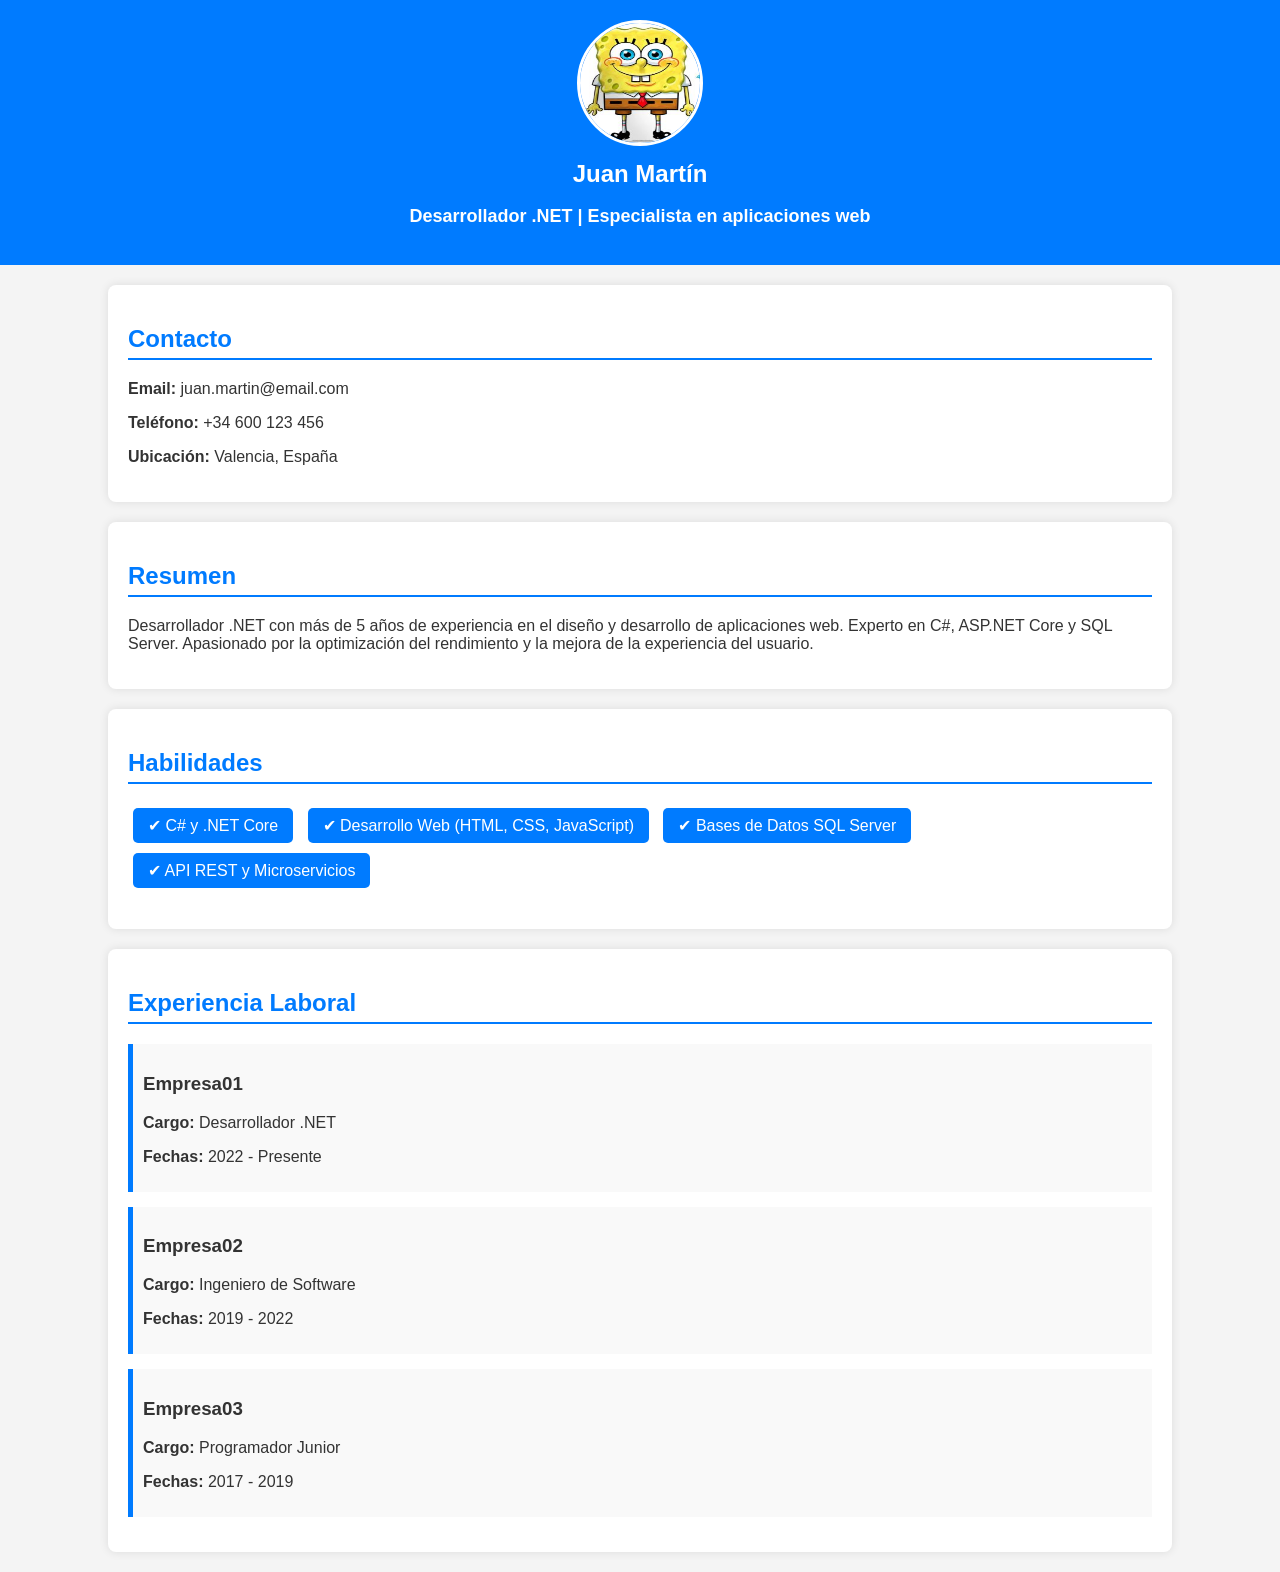
<file: Tema_1/JuanCArrabalMartin/index.html>
﻿<!DOCTYPE html>
<html lang="es">
<head>
    <meta charset="UTF-8">
    <meta name="viewport" content="width=device-width, initial-scale=1.0">
    <title>Currículum de Juan Martín</title>
    <link rel="stylesheet" href="styles.css">
</head>
<body>
    <header>
        <img src="perfil.jpg" alt="Foto de perfil">
        <h1>Juan Martín</h1>
        <p>Desarrollador .NET | Especialista en aplicaciones web</p>
    </header>

    <section class="contacto">
        <h2>Contacto</h2>
        <p><strong>Email:</strong> juan.martin@email.com</p>
        <p><strong>Teléfono:</strong> +34 600 123 456</p>
        <p><strong>Ubicación:</strong> Valencia, España</p>
    </section>

    <section class="resumen">
        <h2>Resumen</h2>
        <p>Desarrollador .NET con más de 5 años de experiencia en el diseño y desarrollo de aplicaciones web. Experto en C#, ASP.NET Core y SQL Server. Apasionado por la optimización del rendimiento y la mejora de la experiencia del usuario.</p>
    </section>

    <section class="habilidades">
        <h2>Habilidades</h2>
        <ul>
            <li>✔ C# y .NET Core</li>
            <li>✔ Desarrollo Web (HTML, CSS, JavaScript)</li>
            <li>✔ Bases de Datos SQL Server</li>
            <li>✔ API REST y Microservicios</li>
        </ul>
    </section>

    <section class="experiencia">
        <h2>Experiencia Laboral</h2>
        <div class="trabajo">
            <h3>Empresa01</h3>
            <p><strong>Cargo:</strong> Desarrollador .NET</p>
            <p><strong>Fechas:</strong> 2022 - Presente</p>
        </div>
        <div class="trabajo">
            <h3>Empresa02</h3>
            <p><strong>Cargo:</strong> Ingeniero de Software</p>
            <p><strong>Fechas:</strong> 2019 - 2022</p>
        </div>
        <div class="trabajo">
            <h3>Empresa03</h3>
            <p><strong>Cargo:</strong> Programador Junior</p>
            <p><strong>Fechas:</strong> 2017 - 2019</p>
        </div>
    </section>
</body>
</html>
</file>
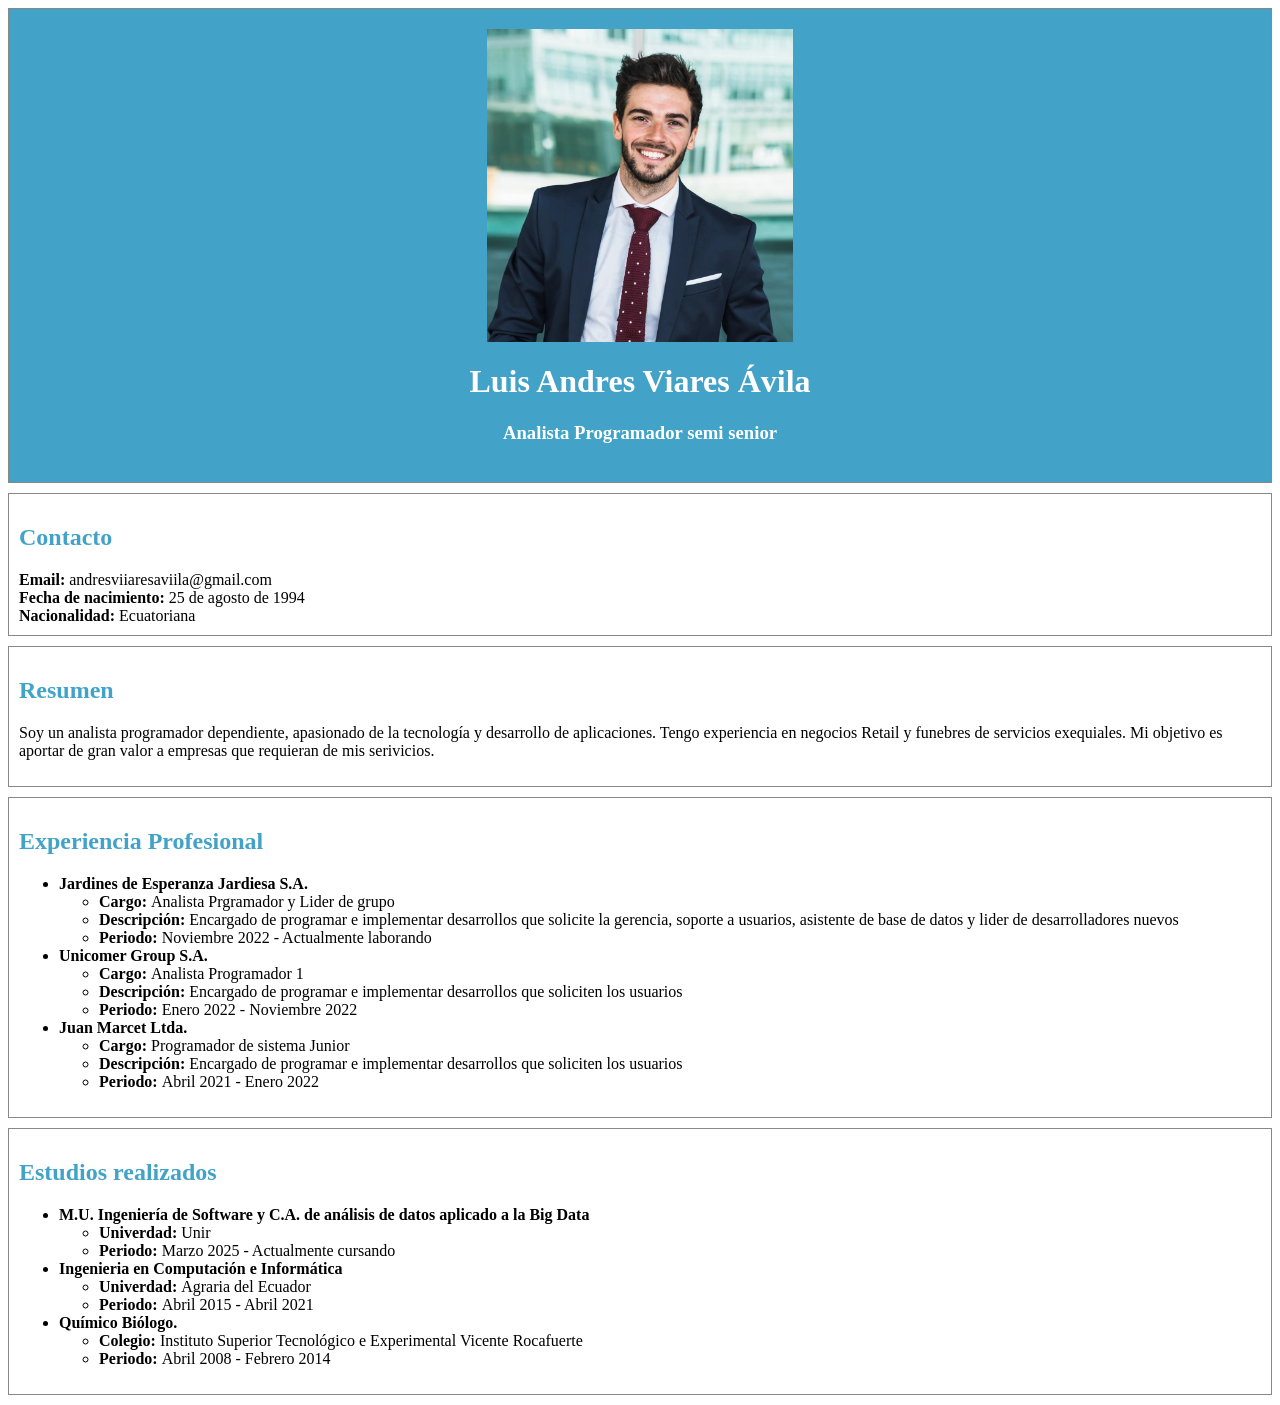
<file: Tema_1/Luis_Viares_Avila/index.html>
<!DOCTYPE html>
<html lang="en">
<head>
    <meta charset="UTF-8">
    <title>Luis Andrés Viares Ávila</title>
    <link rel="stylesheet" href="css/estilo.css"/>
</head>
<body>
<div class="contenedor-principal">
    <img src="img/persona.jpg" alt="foto"/>
    <h1>Luis Andres Viares Ávila</h1>
    <h3>Analista Programador semi senior </h3>
</div>
<div class="contenedor-contacto">
    <form action="" method="" class="formulario">
        <h2>Contacto</h2>
        <label for="Email" id="Email"><b>Email:</b> andresviiaresaviila@gmail.com</label><br>
        <label for="Fecha-nacimiento" id="Fecha-nacimiento"><b>Fecha de nacimiento:</b> 25 de agosto de 1994</label> <br>
        <label for="Nacionalidad" id="Nacionalidad"><b>Nacionalidad:</b> Ecuatoriana</label>
    </form>
</div>
<div class="contenedor-resumen">
    <h2>Resumen</h2>
    <p>
        Soy un analista programador dependiente, apasionado de la tecnología y desarrollo de aplicaciones.
        Tengo experiencia en negocios Retail y funebres de servicios exequiales.
        Mi objetivo es aportar de gran valor a empresas que requieran de mis serivicios.
    </p>
</div>
<div class="contenedor-experiencia">
    <h2>Experiencia Profesional</h2>
    <ul>
        <li><b>Jardines de Esperanza Jardiesa S.A.</b>
            <ul>
                <li><b>Cargo: </b>Analista Prgramador y Lider de grupo</li>
                <li><b>Descripción: </b>Encargado de programar e implementar desarrollos que solicite la gerencia, soporte a usuarios, asistente de base de datos y lider de desarrolladores nuevos</li>
                <li><b>Periodo: </b>Noviembre 2022 - Actualmente laborando</li>
            </ul>
        </li>
        <li><b>Unicomer Group S.A.</b>
            <ul>
                <li><b>Cargo: </b>Analista Programador 1</li>
                <li><b>Descripción: </b>Encargado de programar e implementar desarrollos que soliciten los usuarios</li>
                <li><b>Periodo: </b>Enero 2022 - Noviembre 2022</li>
            </ul>
        </li>
        <li><b>Juan Marcet Ltda.</b>
            <ul>
                <li><b>Cargo: </b>Programador de sistema Junior </li>
                <li><b>Descripción: </b>Encargado de programar e implementar desarrollos que soliciten los usuarios</li>
                <li><b>Periodo: </b>Abril 2021 - Enero 2022</li>
            </ul>
        </li>
    </ul>
</div>
<div class="contenedor-estudios" id="estudios">
    <h2>Estudios realizados</h2>
    <ul>
        <li><b>M.U. Ingeniería de Software y C.A. de análisis de datos aplicado a la Big Data</b>
            <ul>
                <li><b>Univerdad: </b>Unir</li>
                <li><b>Periodo: </b>Marzo 2025 - Actualmente cursando</li>
            </ul>
        </li>
        <li><b>Ingenieria en Computación e Informática</b>
            <ul>
                <li><b>Univerdad: </b>Agraria del Ecuador</li>
                <li><b>Periodo: </b>Abril 2015 - Abril 2021</li>
            </ul>
        </li>
        <li><b>Químico Biólogo.</b>
            <ul>
                <li><b>Colegio: </b>Instituto Superior Tecnológico e Experimental Vicente Rocafuerte</li>
                <li><b>Periodo: </b>Abril 2008 - Febrero 2014</li>
            </ul>
        </li>
    </ul>
</div>
</body>
</html>
</file>
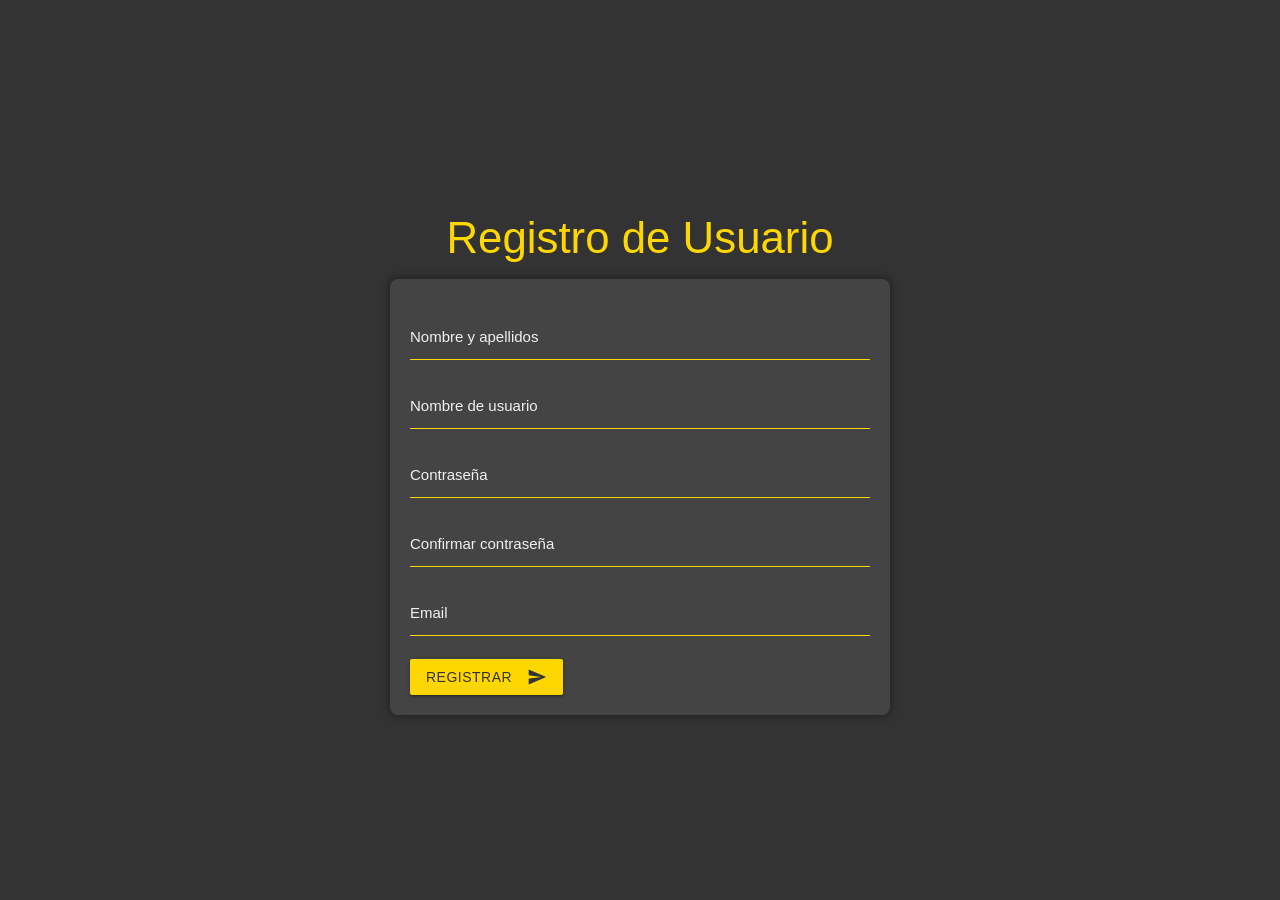
<file: Tema_4/cinema/index.html>
<!DOCTYPE html>
<html lang="es">
<head>
    <meta charset="UTF-8">
    <title>UNIR Cinema - Registro</title>
    <link href="https://fonts.googleapis.com/icon?family=Material+Icons" rel="stylesheet">
    <link rel="stylesheet" href="https://cdnjs.cloudflare.com/ajax/libs/materialize/1.0.0/css/materialize.min.css">
    <link rel="stylesheet" href="styles.css">
    <script src="https://cdnjs.cloudflare.com/ajax/libs/materialize/1.0.0/js/materialize.min.js"></script>
</head>
<body>

<div class="container">
    <h3>Registro de Usuario</h3>
    <form id="userForm">
        <div class="input-field">
            <input id="fullName" type="text" name="fullName" class="validate" required>
            <label for="fullName">Nombre y apellidos</label>
        </div>

        <div class="input-field">
            <input id="username" type="text" name="username" class="validate" required>
            <label for="username">Nombre de usuario</label>
        </div>

        <div class="input-field">
            <input id="password" type="password" name="password" class="validate" required>
            <label for="password">Contraseña</label>
        </div>

        <div class="input-field">
            <input id="confirmPassword" type="password" name="confirmPassword" class="validate" required>
            <label for="confirmPassword">Confirmar contraseña</label>
        </div>

        <div class="input-field">
            <input id="email" type="email" name="email" class="validate" required>
            <label for="email">Email</label>
        </div>

        <button type="submit" class="btn waves-effect waves-light">
            Registrar
            <i class="material-icons right">send</i>
        </button>
    </form>
</div>
<script src="script.js"></script>
</body>

</html>
</file>
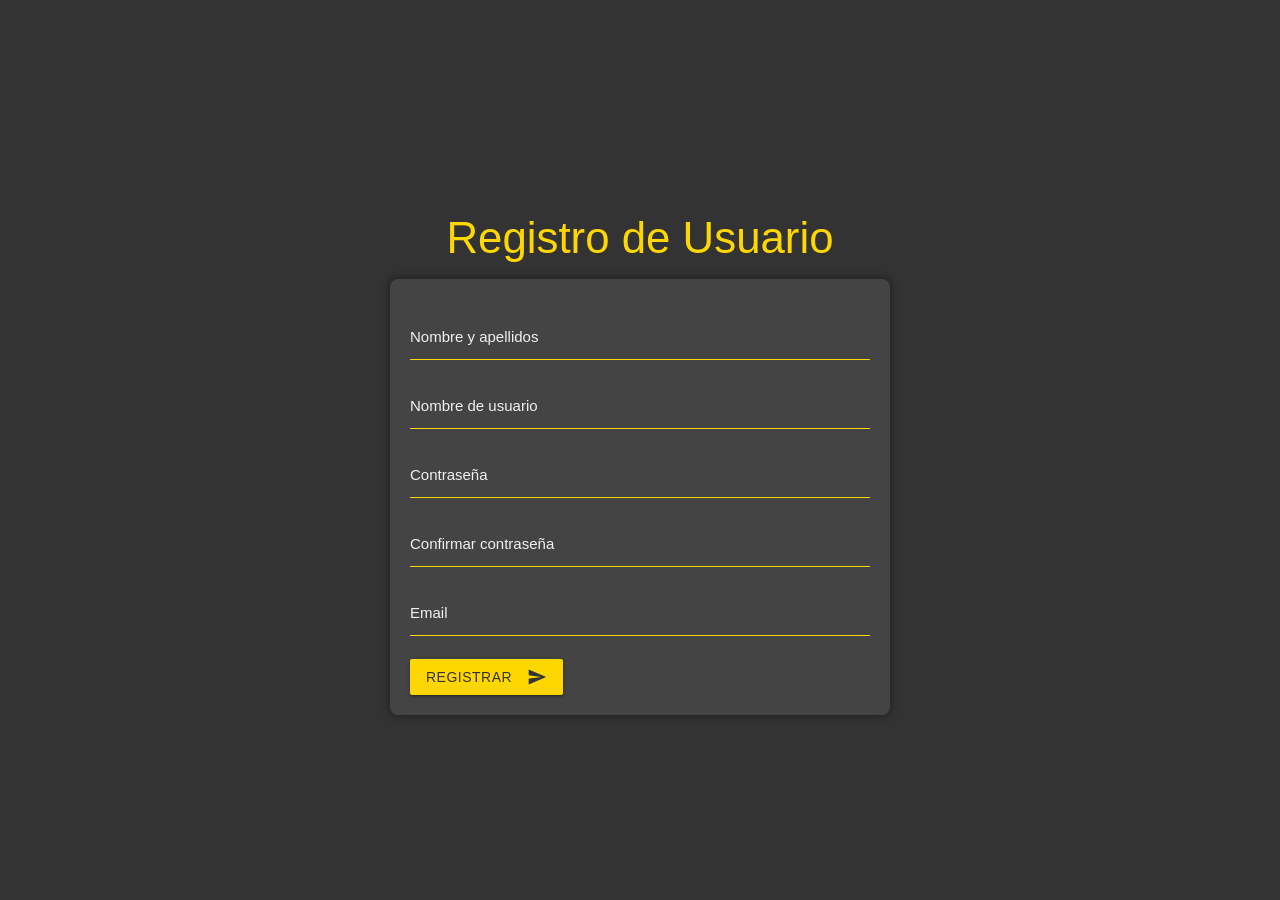
<file: Tema_4/Enrique_Maximiliano_Lovera_Hernandez/index.html>
<!DOCTYPE html>
<html lang="es">
  <head>
    <meta charset="UTF-8" />
    <title>UNIR Cinema - Registro</title>
    <link
      href="https://fonts.googleapis.com/icon?family=Material+Icons"
      rel="stylesheet"
    />
    <link
      rel="stylesheet"
      href="https://cdnjs.cloudflare.com/ajax/libs/materialize/1.0.0/css/materialize.min.css"
      crossorigin="anonymous"
    />
    <link rel="stylesheet" href="styles.css" />
    <script
      src="https://cdnjs.cloudflare.com/ajax/libs/materialize/1.0.0/js/materialize.min.js"
      integrity="sha512-NiWqa2rceHnN3Z5j6mSAvbwwg3tiwVNxiAQaaSMSXnRRDh5C2mk/+sKQRw8qjV1vN4nf8iK2a0b048PnHbyx+Q=="
      crossorigin="anonymous"
      referrerpolicy="no-referrer"
    ></script>
  </head>
  <body>
    <div class="container">
      <h3>Registro de Usuario</h3>
      <form id="userForm">
        <div class="input-field">
          <input
            id="fullName"
            type="text"
            name="fullName"
            class="validate"
            required
          />
          <label for="fullName">Nombre y apellidos</label>
        </div>

        <div class="input-field">
          <input
            id="username"
            type="text"
            name="username"
            class="validate"
            required
          />
          <label for="username">Nombre de usuario</label>
        </div>

        <div class="input-field">
          <input
            id="password"
            type="password"
            name="password"
            class="validate"
            required
          />
          <label for="password">Contraseña</label>
        </div>

        <div class="input-field">
          <input
            id="confirmPassword"
            type="password"
            name="confirmPassword"
            class="validate"
            required
          />
          <label for="confirmPassword">Confirmar contraseña</label>
        </div>

        <div class="input-field">
          <input
            id="email"
            type="email"
            name="email"
            class="validate"
            required
          />
          <label for="email">Email</label>
        </div>

        <button type="submit" class="btn waves-effect waves-light">
          Registrar
          <i class="material-icons right">send</i>
        </button>
      </form>
    </div>
    <script src="script.js"></script>
  </body>
</html>
</file>
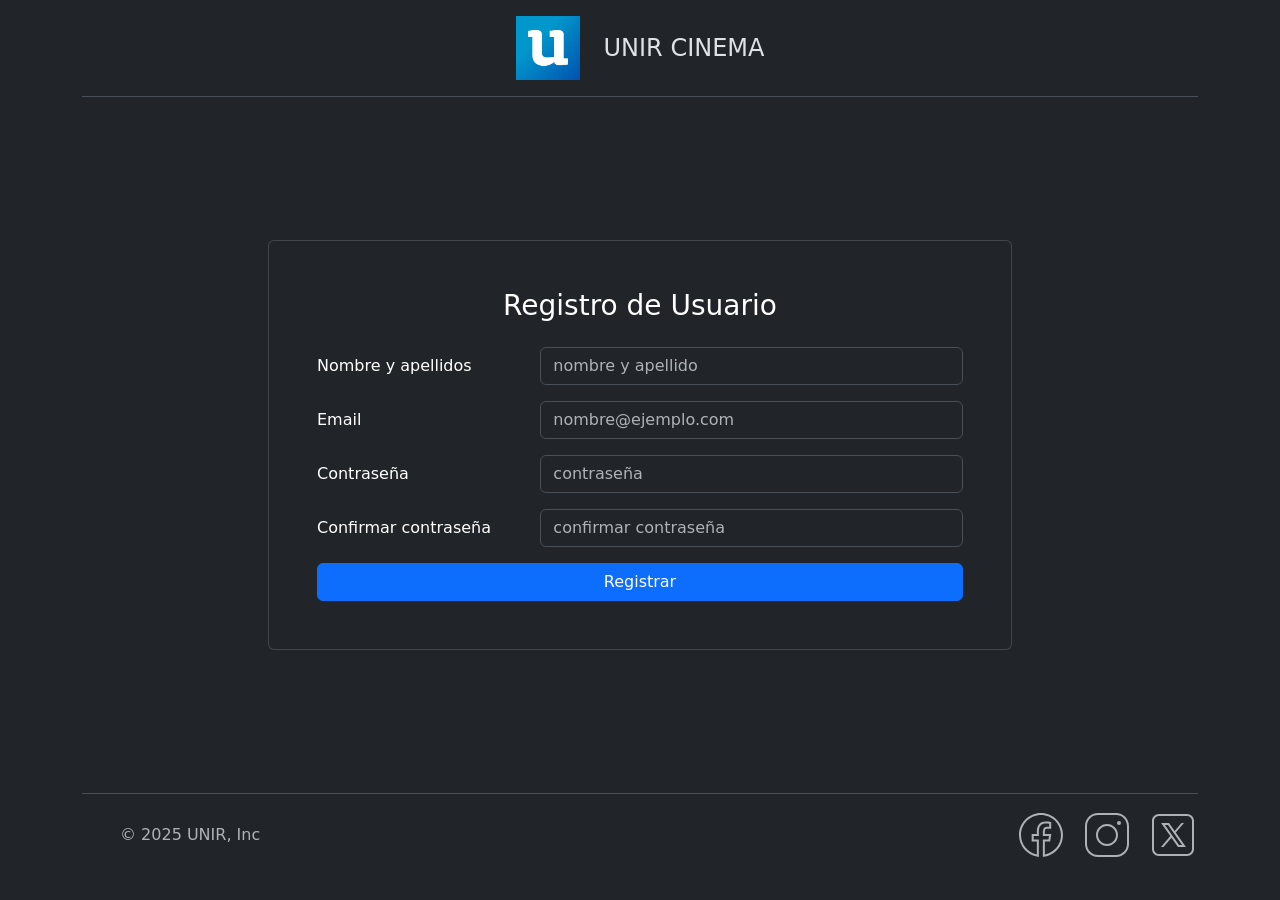
<file: Tema_4/Hector_Daniel_Lopez_Borjas/index.html>
<!DOCTYPE html>
<html lang="en" data-bs-theme="dark">

<head>
    <meta charset="UTF-8">
    <meta name="viewport" content="width=device-width, initial-scale=1.0">
    <title>UNIR CINEMA REGISTRO</title>
    <link href="https://cdn.jsdelivr.net/npm/bootstrap@5.3.3/dist/css/bootstrap.min.css" rel="stylesheet" integrity="sha384-QWTKZyjpPEjISv5WaRU9OFeRpok6YctnYmDr5pNlyT2bRjXh0JMhjY6hW+ALEwIH" crossorigin="anonymous">
    <script src="https://cdn.jsdelivr.net/npm/bootstrap@5.3.3/dist/js/bootstrap.bundle.min.js" integrity="sha384-YvpcrYf0tY3lHB60NNkmXc5s9fDVZLESaAA55NDzOxhy9GkcIdslK1eN7N6jIeHz" crossorigin="anonymous" defer></script>
    <link rel="stylesheet" href="./styles.css" />
    <script src="./index.js"></script>
</head>

<body class="min-vh-100 d-flex flex-column">
    <div class="container flex-grow-1">
        <header class="d-flex flex-wrap justify-content-center py-3 mb-4 border-bottom">
            <div class="d-flex justify-content-center align-items-center w-100">
                <img src="./assets/unir.jpg" class="custom-image" alt="unir logo">
                <span class="fs-4 ms-2">UNIR CINEMA</span>
            </div>
        </header>
    </div>

    <div class="container text-center flex-grow-1">
        <div class="card text-white mx-auto col-lg-8">
            <div class="card-body p-5">
                <h3 class="card-title mb-4">Registro de Usuario</h3>
                <form id="userForm" class="needs-validation" novalidate>
                    <div class="mb-3 row">
                        <label for="fullName" class="col-sm-4 col-form-label text-start">Nombre y apellidos</label>
                        <div class="col col-sm-8">
                            <input id="fullName" name="fullName" type="text" class="form-control" placeholder="nombre y apellido" required>
                            <div class="invalid-feedback">
                                El nombre y apellidos son obligatorios.
                            </div>
                            <div class="valid-feedback">
                                ¡Se ve bien!
                            </div>
                        </div>
                    </div>

                    <div class="mb-3 row">
                        <label for="email" class="col-sm-4 col-form-label text-start">Email</label>
                        <div class="col col-sm-8">
                            <input id="email" name="email" type="email" class="form-control" placeholder="nombre@ejemplo.com" required>
                            <div class="invalid-feedback">
                                Por favor, introduce un email válido.
                            </div>
                            <div class="valid-feedback">
                                ¡Se ve bien!
                            </div>
                        </div>
                    </div>

                    <div class="mb-3 row">
                        <label for="password" class="col-sm-4 col-form-label text-start">Contraseña</label>
                        <div class="col col-sm-8">
                            <input id="password" name="password" type="password" class="form-control" placeholder="contraseña" required minlength="8" pattern="^[A-Za-z0-9]+$">
                            <div class="invalid-feedback">
                                La contraseña debe tener mínimo 8 caracteres y contener números y letras.
                            </div>
                            <div class="valid-feedback">
                                ¡Se ve bien!
                            </div>
                        </div>
                    </div>

                    <div class="mb-3 row">
                        <label for="confirmPassword" class="col-sm-4 col-form-label text-start">Confirmar
                            contraseña</label>
                        <div class="col col-sm-8">
                            <input id="confirmPassword" name="confirmPassword" type="password" class="form-control" placeholder="confirmar contraseña" required>
                            <div class="invalid-feedback">
                                Las contraseñas no coinciden.
                            </div>
                            <div class="valid-feedback">
                                ¡Se ve bien!
                            </div>
                        </div>
                    </div>

                    <div class="d-grid mt-3">
                        <button type="submit" class="btn btn-primary">Registrar</button>
                    </div>
                </form>
            </div>
        </div>
    </div>

    <div class="container">
        <footer class="d-flex flex-wrap justify-content-between align-items-center py-3 my-4 border-top">
            <div class="col-md-4 d-flex align-items-center">
                <a href="/" class="mb-3 me-2 mb-md-0 text-body-secondary text-decoration-none lh-1">
                    <svg class="bi" width="30" height="24">
                        <use xlink:href="#bootstrap"></use>
                    </svg>
                </a>
                <span class="mb-3 mb-md-0 text-body-secondary">© 2025 UNIR, Inc</span>
            </div>
            <ul class="nav col-md-4 justify-content-end list-unstyled d-flex">
                <li class="ms-3">
                    <a class="text-body-secondary" href="#">
                        <svg xmlns="http://www.w3.org/2000/svg" x="0px" y="0px" width="50" height="50" viewBox="0 0 50 50">
                            <path fill="currentColor"
                                d="M 25 3 C 12.861562 3 3 12.861562 3 25 C 3 36.019135 11.127533 45.138355 21.712891 46.728516 L 22.861328 46.902344 L 22.861328 29.566406 L 17.664062 29.566406 L 17.664062 26.046875 L 22.861328 26.046875 L 22.861328 21.373047 C 22.861328 18.494965 23.551973 16.599417 24.695312 15.410156 C 25.838652 14.220896 27.528004 13.621094 29.878906 13.621094 C 31.758714 13.621094 32.490022 13.734993 33.185547 13.820312 L 33.185547 16.701172 L 30.738281 16.701172 C 29.349697 16.701172 28.210449 17.475903 27.619141 18.507812 C 27.027832 19.539724 26.84375 20.771816 26.84375 22.027344 L 26.84375 26.044922 L 32.966797 26.044922 L 32.421875 29.564453 L 26.84375 29.564453 L 26.84375 46.929688 L 27.978516 46.775391 C 38.71434 45.319366 47 36.126845 47 25 C 47 12.861562 37.138438 3 25 3 z M 25 5 C 36.057562 5 45 13.942438 45 25 C 45 34.729791 38.035799 42.731796 28.84375 44.533203 L 28.84375 31.564453 L 34.136719 31.564453 L 35.298828 24.044922 L 28.84375 24.044922 L 28.84375 22.027344 C 28.84375 20.989871 29.033574 20.060293 29.353516 19.501953 C 29.673457 18.943614 29.981865 18.701172 30.738281 18.701172 L 35.185547 18.701172 L 35.185547 12.009766 L 34.318359 11.892578 C 33.718567 11.811418 32.349197 11.621094 29.878906 11.621094 C 27.175808 11.621094 24.855567 12.357448 23.253906 14.023438 C 21.652246 15.689426 20.861328 18.170128 20.861328 21.373047 L 20.861328 24.046875 L 15.664062 24.046875 L 15.664062 31.566406 L 20.861328 31.566406 L 20.861328 44.470703 C 11.816995 42.554813 5 34.624447 5 25 C 5 13.942438 13.942438 5 25 5 z">
                            </path>
                        </svg>
                    </a>
                </li>
                <li class="ms-3">
                    <a class="text-body-secondary" href="#">
                        <svg xmlns="http://www.w3.org/2000/svg" x="0px" y="0px" width="50" height="50" viewBox="0 0 50 50">
                            <path fill="currentColor"
                                d="M 16 3 C 8.8324839 3 3 8.8324839 3 16 L 3 34 C 3 41.167516 8.8324839 47 16 47 L 34 47 C 41.167516 47 47 41.167516 47 34 L 47 16 C 47 8.8324839 41.167516 3 34 3 L 16 3 z M 16 5 L 34 5 C 40.086484 5 45 9.9135161 45 16 L 45 34 C 45 40.086484 40.086484 45 34 45 L 16 45 C 9.9135161 45 5 40.086484 5 34 L 5 16 C 5 9.9135161 9.9135161 5 16 5 z M 37 11 A 2 2 0 0 0 35 13 A 2 2 0 0 0 37 15 A 2 2 0 0 0 39 13 A 2 2 0 0 0 37 11 z M 25 14 C 18.936712 14 14 18.936712 14 25 C 14 31.063288 18.936712 36 25 36 C 31.063288 36 36 31.063288 36 25 C 36 18.936712 31.063288 14 25 14 z M 25 16 C 29.982407 16 34 20.017593 34 25 C 34 29.982407 29.982407 34 25 34 C 20.017593 34 16 29.982407 16 25 C 16 20.017593 20.017593 16 25 16 z">
                            </path>
                        </svg>
                    </a>
                </li>
                <li class="ms-3">
                    <a class="text-body-secondary" href="#">
                        <svg xmlns="http://www.w3.org/2000/svg" x="0px" y="0px" width="50" height="50" viewBox="0 0 50 50">
                            <path fill="currentColor"
                                d="M 11 4 C 7.1456661 4 4 7.1456661 4 11 L 4 39 C 4 42.854334 7.1456661 46 11 46 L 39 46 C 42.854334 46 46 42.854334 46 39 L 46 11 C 46 7.1456661 42.854334 4 39 4 L 11 4 z M 11 6 L 39 6 C 41.773666 6 44 8.2263339 44 11 L 44 39 C 44 41.773666 41.773666 44 39 44 L 11 44 C 8.2263339 44 6 41.773666 6 39 L 6 11 C 6 8.2263339 8.2263339 6 11 6 z M 13.085938 13 L 22.308594 26.103516 L 13 37 L 15.5 37 L 23.4375 27.707031 L 29.976562 37 L 37.914062 37 L 27.789062 22.613281 L 36 13 L 33.5 13 L 26.660156 21.009766 L 21.023438 13 L 13.085938 13 z M 16.914062 15 L 19.978516 15 L 34.085938 35 L 31.021484 35 L 16.914062 15 z">
                            </path>
                        </svg>
                    </a>
                </li>
            </ul>
        </footer>
    </div>
</body>

</html>
</file>
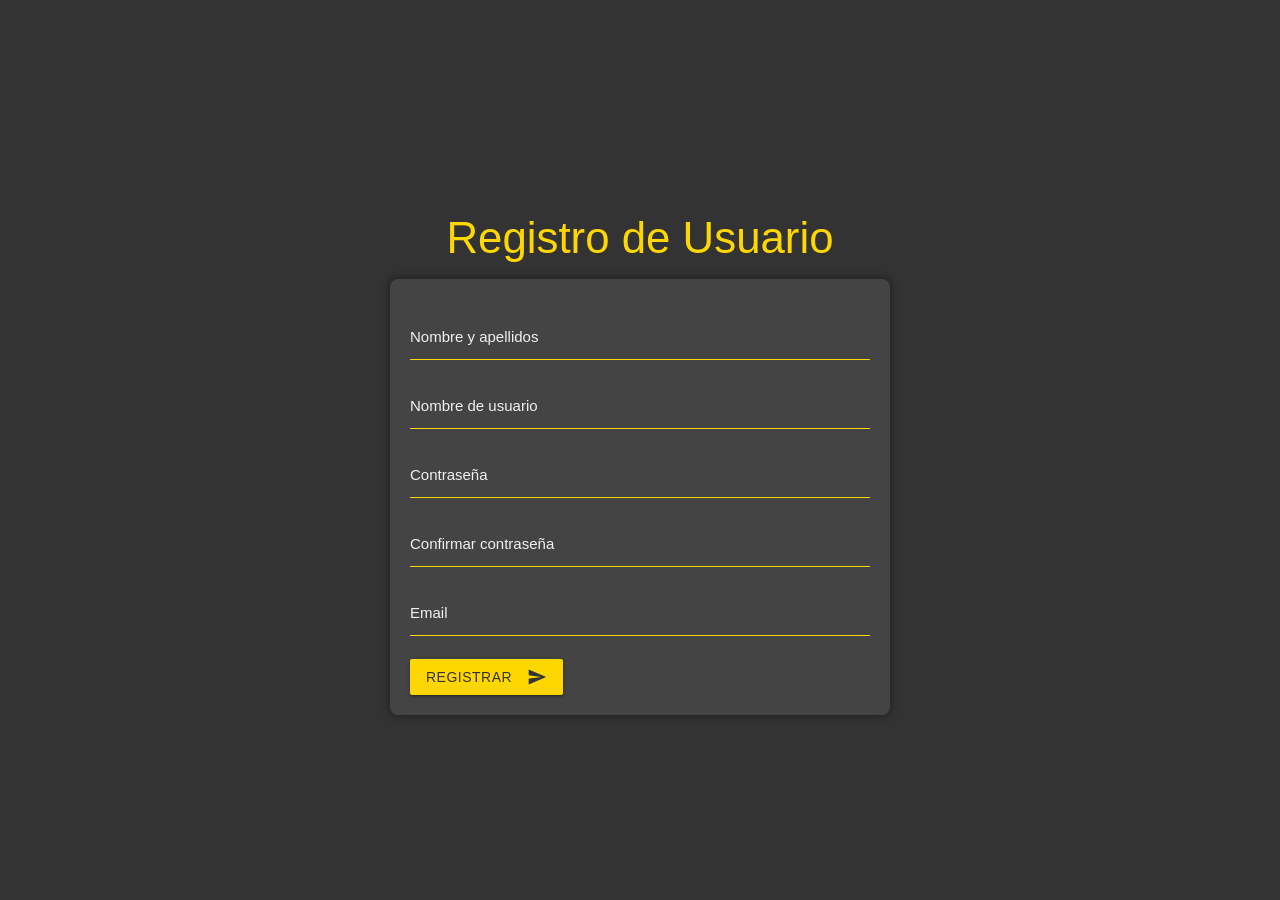
<file: Tema_4/Javier_Alfonso_Costa_Pernia/index.html>
<!DOCTYPE html>
<html lang="es">
    <head>
        <meta charset="UTF-8">
        <title>UNIR Cinema - Registro</title>
        <link href="https://fonts.googleapis.com/icon?family=Material+Icons" rel="stylesheet">
        <link rel="stylesheet" href="https://cdnjs.cloudflare.com/ajax/libs/materialize/1.0.0/css/materialize.min.css">
        <link rel="stylesheet" href="stylesregistrousuario.css">
        <script src="https://cdnjs.cloudflare.com/ajax/libs/materialize/1.0.0/js/materialize.min.js"></script>
    </head>
    <body>

        <div class="container">
            <h3>Registro de Usuario</h3>
            <form id="userForm">
                <div class="input-field">
                    <input id="fullName" type="text" name="fullName" class="validate" required>
                    <label for="fullName">Nombre y apellidos</label>
                </div>

                <div class="input-field">
                    <input id="username" type="text" name="username" class="validate" required>
                    <label for="username">Nombre de usuario</label>
                </div>

                <div class="input-field">
                    <input id="password" type="password" name="password" class="validate" required>
                    <label for="password">Contraseña</label>
                </div>

                <div class="input-field">
                    <input id="confirmPassword" type="password" name="confirmPassword" class="validate" required>
                    <label for="confirmPassword">Confirmar contraseña</label>
                </div>

                <div class="input-field">
                    <input id="email" type="email" name="email" class="validate" required>
                    <label for="email">Email</label>
                </div>

                <button type="submit" class="btn waves-effect waves-light">
                    Registrar
                    <i class="material-icons right">send</i>
                </button>
            </form>
        </div>
        <script src="scriptregistrousuario.js"></script>
    </body>
</html>
</file>
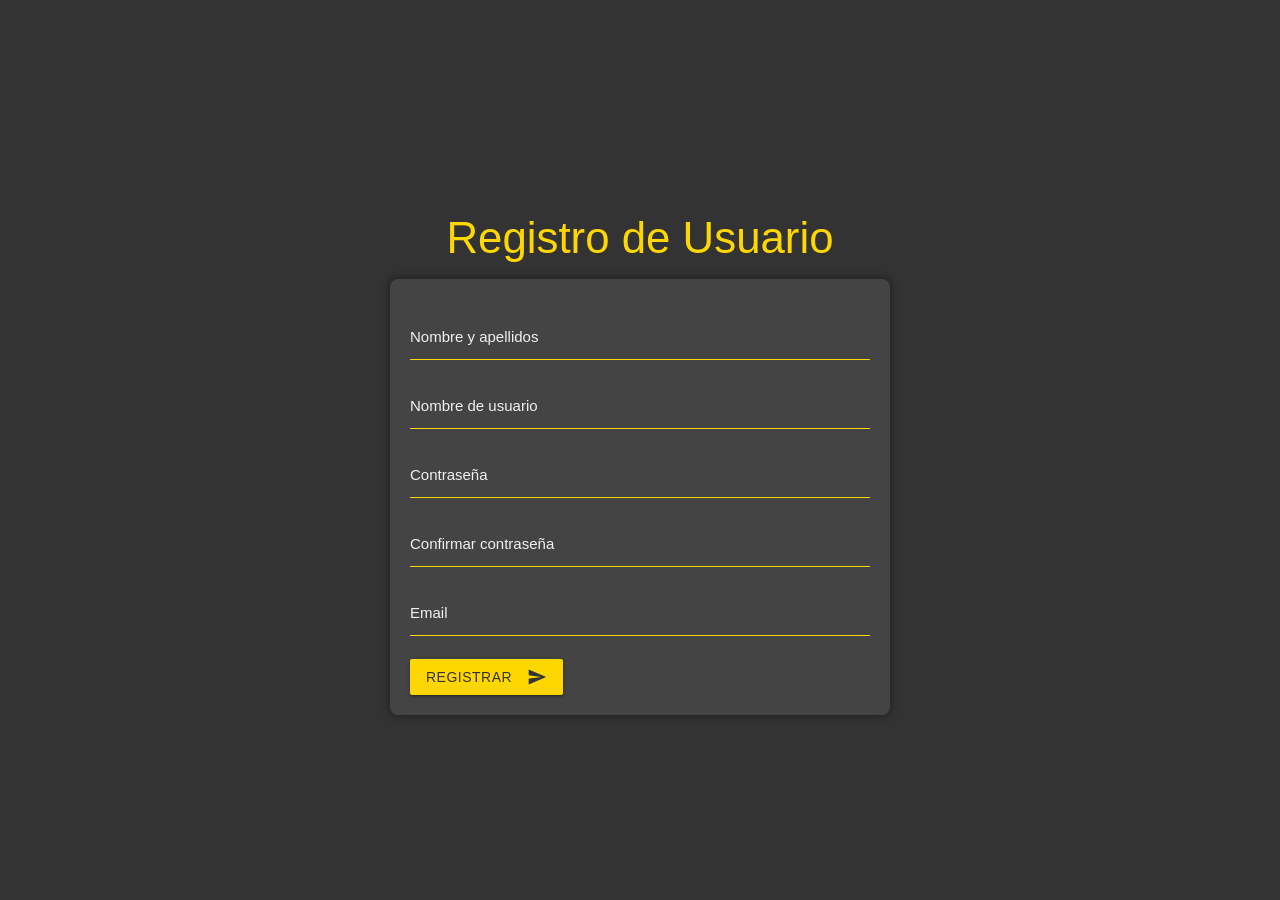
<file: Tema_4/Sergi Lopez Jimenez/index.html>
<!DOCTYPE html>
<html lang="es">
    <head>
        <meta charset="UTF-8">
        <title>UNIR Cinema - Registro</title>
        <link href="https://fonts.googleapis.com/icon?family=Material+Icons" rel="stylesheet">
        <link rel="stylesheet" href="https://cdnjs.cloudflare.com/ajax/libs/materialize/1.0.0/css/materialize.min.css">
        <link rel="stylesheet" href="styles.css">
        <script src="https://cdnjs.cloudflare.com/ajax/libs/materialize/1.0.0/js/materialize.min.js"></script>
    </head>
    <body>

        <div class="container">
            <h3>Registro de Usuario</h3>
            <form id="userForm">
                <div class="input-field">
                    <input id="fullName" type="text" name="fullName" class="validate" required>
                    <label for="fullName">Nombre y apellidos</label>
                </div>

                <div class="input-field">
                    <input id="username" type="text" name="username" class="validate" required>
                    <label for="username">Nombre de usuario</label>
                </div>

                <div class="input-field">
                    <input id="password" type="password" name="password" class="validate" required>
                    <label for="password">Contraseña</label>
                </div>

                <div class="input-field">
                    <input id="confirmPassword" type="password" name="confirmPassword" class="validate" required>
                    <label for="confirmPassword">Confirmar contraseña</label>
                </div>

                <div class="input-field">
                    <input id="email" type="email" name="email" class="validate" required>
                    <label for="email">Email</label>
                </div>

                <button type="submit" class="btn waves-effect waves-light">
                    Registrar
                    <i class="material-icons right">send</i>
                </button>
            </form>
        </div>
        <script src="script.js"></script>
    </body>
</html>
</file>
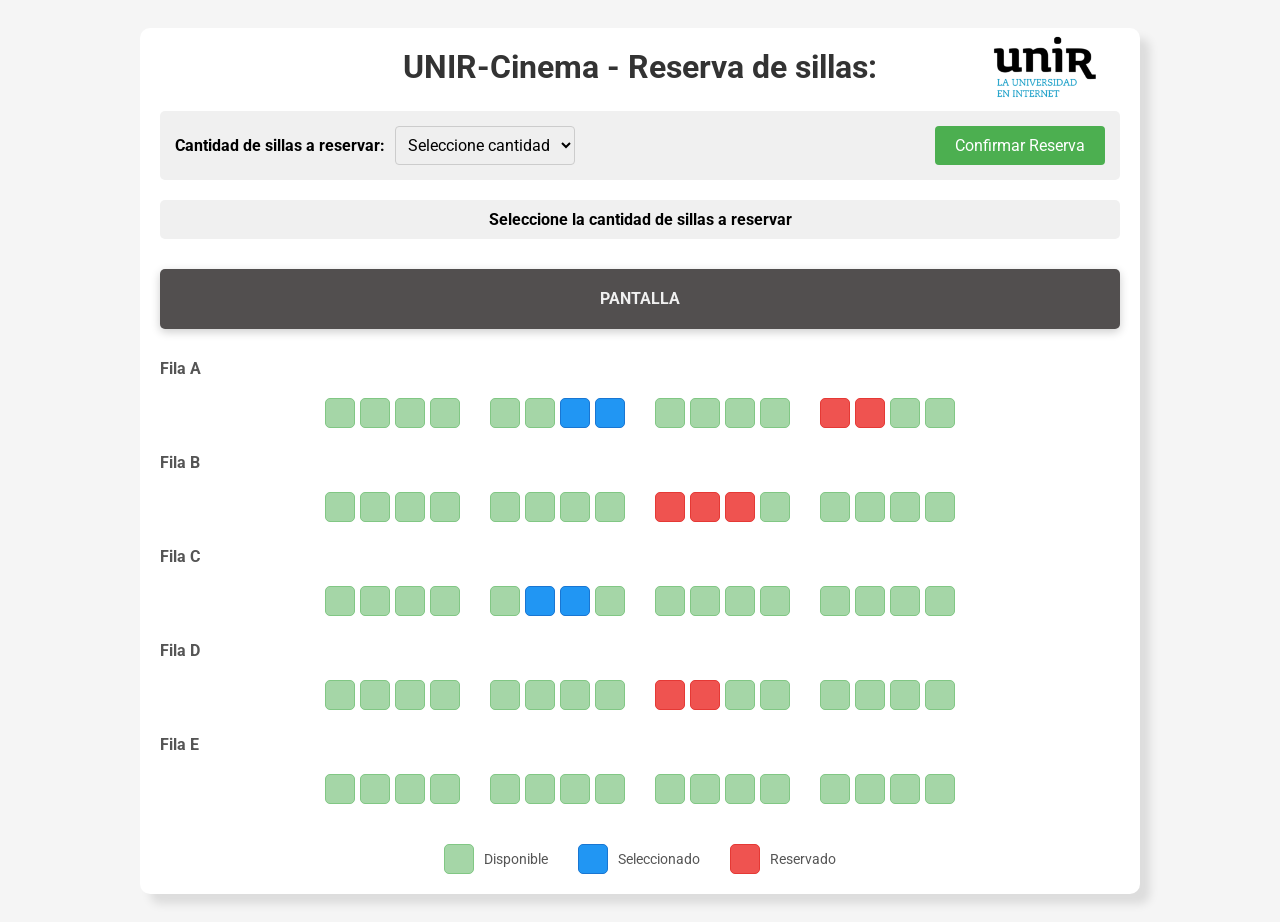
<file: Tema_1/AlexanderLeonFlorez/Cinema/index.html>
<!DOCTYPE html>
<html lang="es">
<head>
  <meta charset="UTF-8">
  <meta name="viewport" content="width=device-width, initial-scale=1.0">
  <title>UNIR-Cinema</title>
  <link rel="preconnect" href="https://fonts.googleapis.com">
  <link rel="preconnect" href="https://fonts.gstatic.com" crossorigin>
  <link href="https://fonts.googleapis.com/css2?family=Roboto:ital@0;1&display=swap" rel="stylesheet">
  <link rel="stylesheet" href="css/css.css">
</head>
<body>
<div class="cinema">
  <div class="cinema__header">
    <h1 class="cinema__title">UNIR-Cinema - Reserva de sillas:</h1>
    <img src="img/logo.png" alt="Logo UNIR" class="cinema__logo">
  </div>

  <div class="cinema__controls">
    <div class="cinema__select-container">
      <label class="cinema__label" for="seat-count">Cantidad de sillas a reservar:</label>
      <select class="cinema__select" id="seat-count">
        <option value="0">Seleccione cantidad</option>
        <option value="1">1 silla</option>
        <option value="2">2 sillas</option>
        <option value="3">3 sillas</option>
        <option value="4">4 sillas</option>
        <option value="5">5 sillas</option>
        <option value="6">6 sillas</option>
        <option value="7">7 sillas</option>
        <option value="8">8 sillas</option>
        <option value="9">9 sillas</option>
        <option value="10">10 sillas</option>
      </select>
    </div>
    <button class="cinema__button">Confirmar Reserva</button>
  </div>

  <div class="cinema__message">
    Seleccione la cantidad de sillas a reservar
  </div>

  <div class="cinema__screen-container">
    <div class="cinema__screen">Pantalla</div>
  </div>

  <div class="cinema__seating">
    <!-- Fila A -->
    <div class="cinema__row-label">Fila A</div>
    <div class="cinema__row">
      <!-- Grupo 1 -->
      <div class="cinema__seat-group">
        <div class="cinema__seat cinema__seat--available"></div>
        <div class="cinema__seat cinema__seat--available"></div>
        <div class="cinema__seat cinema__seat--available"></div>
        <div class="cinema__seat cinema__seat--available"></div>
      </div>
      <!-- Grupo 2 -->
      <div class="cinema__seat-group">
        <div class="cinema__seat cinema__seat--available"></div>
        <div class="cinema__seat cinema__seat--available"></div>
        <div class="cinema__seat cinema__seat--selected"></div>
        <div class="cinema__seat cinema__seat--selected"></div>
      </div>
      <!-- Grupo 3 -->
      <div class="cinema__seat-group">
        <div class="cinema__seat cinema__seat--available"></div>
        <div class="cinema__seat cinema__seat--available"></div>
        <div class="cinema__seat cinema__seat--available"></div>
        <div class="cinema__seat cinema__seat--available"></div>
      </div>
      <!-- Grupo 4 -->
      <div class="cinema__seat-group">
        <div class="cinema__seat cinema__seat--reserved"></div>
        <div class="cinema__seat cinema__seat--reserved"></div>
        <div class="cinema__seat cinema__seat--available"></div>
        <div class="cinema__seat cinema__seat--available"></div>
      </div>
    </div>

    <!-- Fila B -->
    <div class="cinema__row-label">Fila B</div>
    <div class="cinema__row">
      <!-- Grupo 1 -->
      <div class="cinema__seat-group">
        <div class="cinema__seat cinema__seat--available"></div>
        <div class="cinema__seat cinema__seat--available"></div>
        <div class="cinema__seat cinema__seat--available"></div>
        <div class="cinema__seat cinema__seat--available"></div>
      </div>
      <!-- Grupo 2 -->
      <div class="cinema__seat-group">
        <div class="cinema__seat cinema__seat--available"></div>
        <div class="cinema__seat cinema__seat--available"></div>
        <div class="cinema__seat cinema__seat--available"></div>
        <div class="cinema__seat cinema__seat--available"></div>
      </div>
      <!-- Grupo 3 -->
      <div class="cinema__seat-group">
        <div class="cinema__seat cinema__seat--reserved"></div>
        <div class="cinema__seat cinema__seat--reserved"></div>
        <div class="cinema__seat cinema__seat--reserved"></div>
        <div class="cinema__seat cinema__seat--available"></div>
      </div>
      <!-- Grupo 4 -->
      <div class="cinema__seat-group">
        <div class="cinema__seat cinema__seat--available"></div>
        <div class="cinema__seat cinema__seat--available"></div>
        <div class="cinema__seat cinema__seat--available"></div>
        <div class="cinema__seat cinema__seat--available"></div>
      </div>
    </div>

    <!-- Fila C -->
    <div class="cinema__row-label">Fila C</div>
    <div class="cinema__row">
      <!-- Grupo 1 -->
      <div class="cinema__seat-group">
        <div class="cinema__seat cinema__seat--available"></div>
        <div class="cinema__seat cinema__seat--available"></div>
        <div class="cinema__seat cinema__seat--available"></div>
        <div class="cinema__seat cinema__seat--available"></div>
      </div>
      <!-- Grupo 2 -->
      <div class="cinema__seat-group">
        <div class="cinema__seat cinema__seat--available"></div>
        <div class="cinema__seat cinema__seat--selected"></div>
        <div class="cinema__seat cinema__seat--selected"></div>
        <div class="cinema__seat cinema__seat--available"></div>
      </div>
      <!-- Grupo 3 -->
      <div class="cinema__seat-group">
        <div class="cinema__seat cinema__seat--available"></div>
        <div class="cinema__seat cinema__seat--available"></div>
        <div class="cinema__seat cinema__seat--available"></div>
        <div class="cinema__seat cinema__seat--available"></div>
      </div>
      <!-- Grupo 4 -->
      <div class="cinema__seat-group">
        <div class="cinema__seat cinema__seat--available"></div>
        <div class="cinema__seat cinema__seat--available"></div>
        <div class="cinema__seat cinema__seat--available"></div>
        <div class="cinema__seat cinema__seat--available"></div>
      </div>
    </div>

    <!-- Fila D -->
    <div class="cinema__row-label">Fila D</div>
    <div class="cinema__row">
      <!-- Grupo 1 -->
      <div class="cinema__seat-group">
        <div class="cinema__seat cinema__seat--available"></div>
        <div class="cinema__seat cinema__seat--available"></div>
        <div class="cinema__seat cinema__seat--available"></div>
        <div class="cinema__seat cinema__seat--available"></div>
      </div>
      <!-- Grupo 2 -->
      <div class="cinema__seat-group">
        <div class="cinema__seat cinema__seat--available"></div>
        <div class="cinema__seat cinema__seat--available"></div>
        <div class="cinema__seat cinema__seat--available"></div>
        <div class="cinema__seat cinema__seat--available"></div>
      </div>
      <!-- Grupo 3 -->
      <div class="cinema__seat-group">
        <div class="cinema__seat cinema__seat--reserved"></div>
        <div class="cinema__seat cinema__seat--reserved"></div>
        <div class="cinema__seat cinema__seat--available"></div>
        <div class="cinema__seat cinema__seat--available"></div>
      </div>
      <!-- Grupo 4 -->
      <div class="cinema__seat-group">
        <div class="cinema__seat cinema__seat--available"></div>
        <div class="cinema__seat cinema__seat--available"></div>
        <div class="cinema__seat cinema__seat--available"></div>
        <div class="cinema__seat cinema__seat--available"></div>
      </div>
    </div>

    <!-- Fila E -->
    <div class="cinema__row-label">Fila E</div>
    <div class="cinema__row">
      <!-- Grupo 1 -->
      <div class="cinema__seat-group">
        <div class="cinema__seat cinema__seat--available"></div>
        <div class="cinema__seat cinema__seat--available"></div>
        <div class="cinema__seat cinema__seat--available"></div>
        <div class="cinema__seat cinema__seat--available"></div>
      </div>
      <!-- Grupo 2 -->
      <div class="cinema__seat-group">
        <div class="cinema__seat cinema__seat--available"></div>
        <div class="cinema__seat cinema__seat--available"></div>
        <div class="cinema__seat cinema__seat--available"></div>
        <div class="cinema__seat cinema__seat--available"></div>
      </div>
      <!-- Grupo 3 -->
      <div class="cinema__seat-group">
        <div class="cinema__seat cinema__seat--available"></div>
        <div class="cinema__seat cinema__seat--available"></div>
        <div class="cinema__seat cinema__seat--available"></div>
        <div class="cinema__seat cinema__seat--available"></div>
      </div>
      <!-- Grupo 4 -->
      <div class="cinema__seat-group">
        <div class="cinema__seat cinema__seat--available"></div>
        <div class="cinema__seat cinema__seat--available"></div>
        <div class="cinema__seat cinema__seat--available"></div>
        <div class="cinema__seat cinema__seat--available"></div>
      </div>
    </div>
  </div>

  <div class="cinema__legend">
    <div class="cinema__legend-item">
      <div class="cinema__seat cinema__seat--available cinema__seat--demo"></div>
      <span class="cinema__legend-text">Disponible</span>
    </div>
    <div class="cinema__legend-item">
      <div class="cinema__seat cinema__seat--selected cinema__seat--demo"></div>
      <span class="cinema__legend-text">Seleccionado</span>
    </div>
    <div class="cinema__legend-item">
      <div class="cinema__seat cinema__seat--reserved cinema__seat--demo"></div>
      <span class="cinema__legend-text">Reservado</span>
    </div>
  </div>
</div>
</body>
</html>
</file>
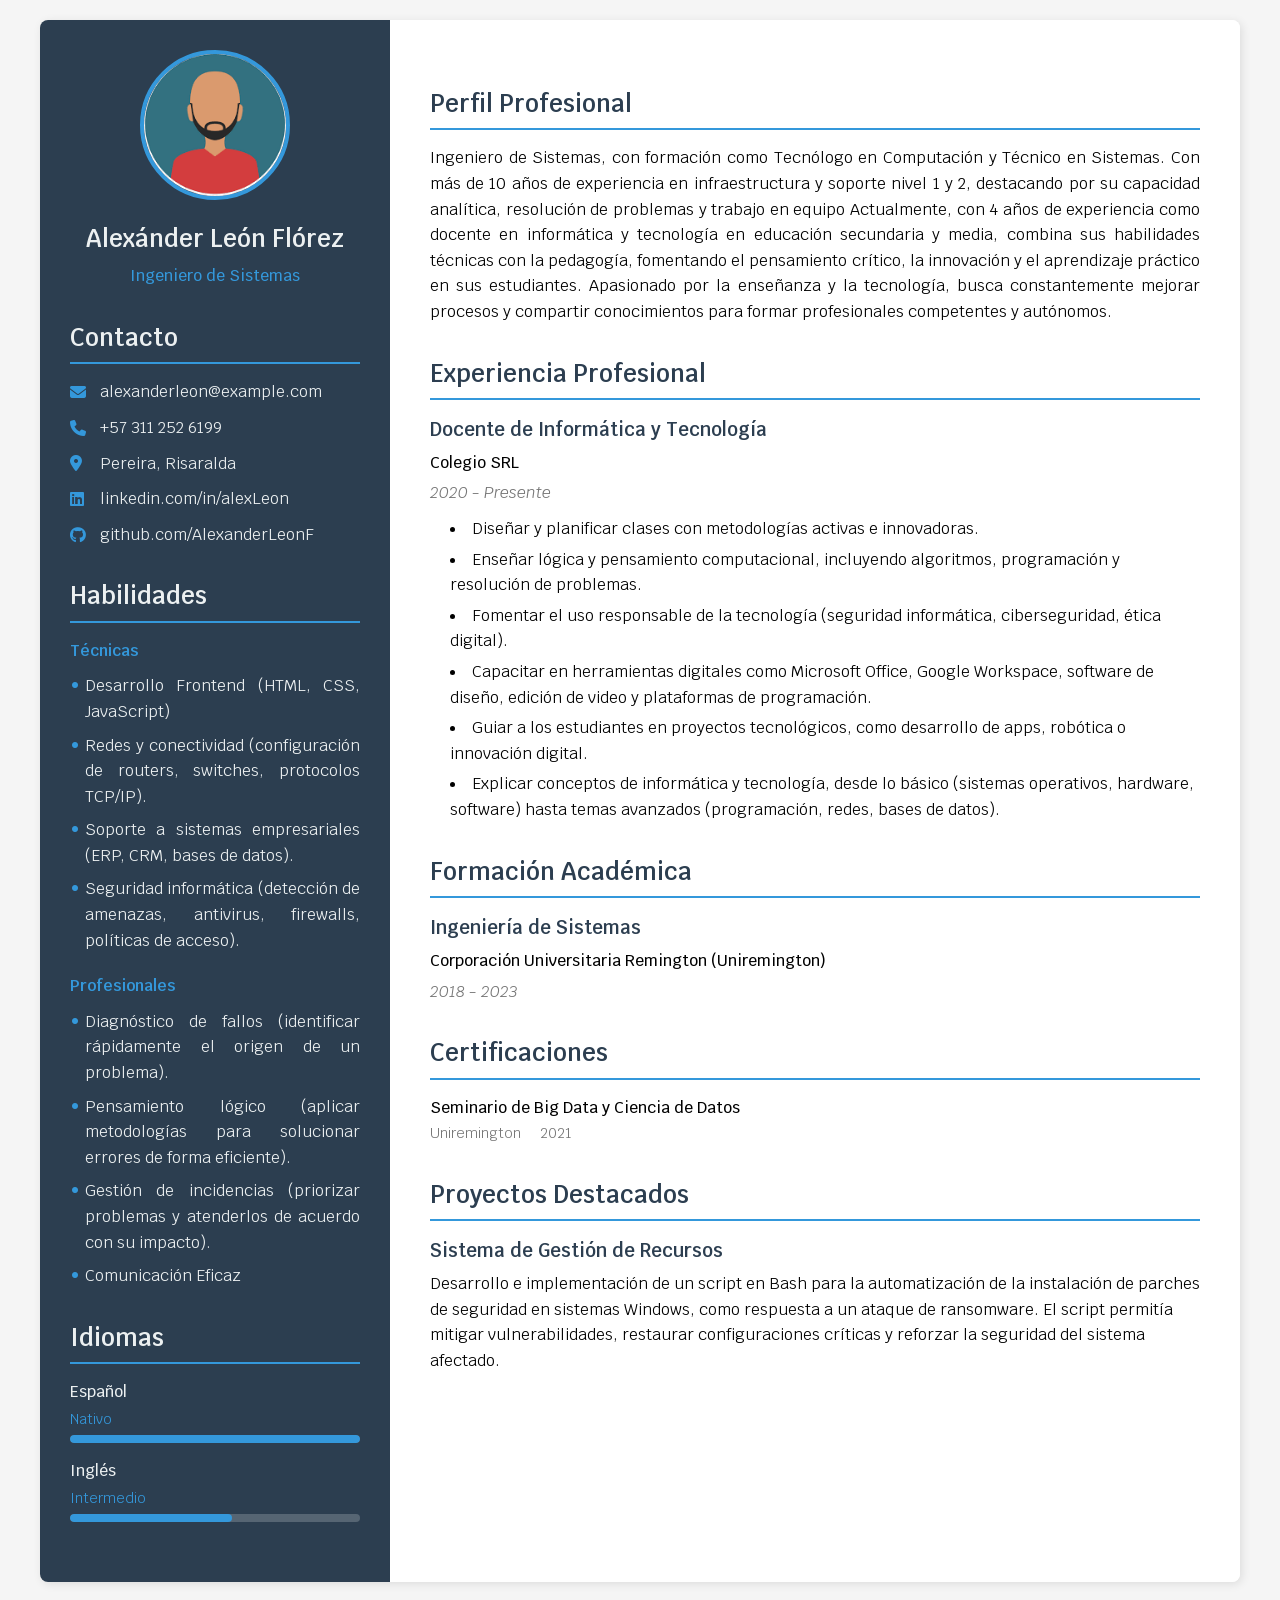
<file: Tema_1/AlexanderLeonFlorez/CV/index.html>
<!DOCTYPE html>
<html lang="es">
<head>
  <meta charset="UTF-8">
  <meta name="viewport" content="width=device-width, initial-scale=1.0">
  <title>Curriculum Vitae - Alexánder León Flórez</title>
  <link rel="preload" href="css/normalize.css" as="style">
  <link rel="stylesheet" href="css/normalize.css">
  <link rel="stylesheet" href="https://cdnjs.cloudflare.com/ajax/libs/font-awesome/6.4.0/css/all.min.css">
  <link href="https://fonts.googleapis.com/css2?family=Krub:wght@400;700&display=swap" rel="stylesheet">
  <link rel="preload" href="css/styles.css">
  <link rel="stylesheet" href="css/styles.css">
</head>
<body>
<div class="cv">
  <!-- Sidebar con la información y habilidades -->
  <aside class="cv__sidebar sidebar">
    <div class="sidebar__profile profile">
      <div class="profile__image-container">
        <img src="img/profile.png" alt="Alexánder León Flórez" class="profile__image">
      </div>
      <h1 class="profile__name">Alexánder León Flórez</h1>
      <p class="profile__title">Ingeniero de Sistemas</p>
    </div>

    <div class="sidebar__section contact">
      <h2 class="sidebar__heading">Contacto</h2>
      <ul class="contact__list">
        <li class="contact__item"><i class="contact__icon fas fa-envelope"></i> alexanderleon@example.com</li>
        <li class="contact__item"><i class="contact__icon fas fa-phone"></i> +57 311 252 6199</li>
        <li class="contact__item"><i class="contact__icon fas fa-map-marker-alt"></i> Pereira, Risaralda</li>
        <li class="contact__item"><i class="contact__icon fab fa-linkedin"></i> linkedin.com/in/alexLeon</li>
        <li class="contact__item"><i class="contact__icon fab fa-github"></i> github.com/AlexanderLeonF</li>
      </ul>
    </div>

    <div class="sidebar__section skills">
      <h2 class="sidebar__heading">Habilidades</h2>
      <div class="skills__category">
        <h3 class="skills__subheading">Técnicas</h3>
        <ul class="skills__list">
          <li class="skills__item">Desarrollo Frontend (HTML, CSS, JavaScript)</li>
          <li class="skills__item">Redes y conectividad (configuración de routers, switches, protocolos TCP/IP).</li>
          <li class="skills__item">Soporte a sistemas empresariales (ERP, CRM, bases de datos).</li>
          <li class="skills__item">Seguridad informática (detección de amenazas, antivirus, firewalls, políticas de acceso).</li>
        </ul>
      </div>
      <div class="skills__category">
        <h3 class="skills__subheading">Profesionales</h3>
        <ul class="skills__list">
          <li class="skills__item">Diagnóstico de fallos (identificar rápidamente el origen de un problema).</li>
          <li class="skills__item">Pensamiento lógico (aplicar metodologías para solucionar errores de forma eficiente).</li>
          <li class="skills__item">Gestión de incidencias (priorizar problemas y atenderlos de acuerdo con su impacto).</li>
          <li class="skills__item">Comunicación Eficaz</li>
        </ul>
      </div>
    </div>

    <div class="sidebar__section languages">
      <h2 class="sidebar__heading">Idiomas</h2>
      <div class="languages__list">
        <div class="languages__item">
          <div class="languages__name">Español</div>
          <div class="languages__level-text">Nativo</div>
          <div class="languages__progress-container">
            <div class="languages__progress-bar progress-bar--100"></div>
          </div>
        </div>
        <div class="languages__item">
          <div class="languages__name">Inglés</div>
          <div class="languages__level-text">Intermedio</div>
          <div class="languages__progress-container">
            <div class="languages__progress-bar progress-bar--55"></div>
          </div>
        </div>
      </div>
    </div>

  </aside>

  <!-- Contenido principal con la experiencia, educación, certificaciones y otros logros -->
  <main class="cv__main main">
    <section class="main__section summary">
      <h2 class="main__heading">Perfil Profesional</h2>
      <p class="summary__text">Ingeniero de Sistemas, con formación como Tecnólogo en Computación y Técnico en Sistemas. Con más de 10 años de experiencia en infraestructura y soporte nivel 1 y 2, destacando por su capacidad analítica, resolución de problemas y trabajo en equipo Actualmente, con 4 años de experiencia como docente en informática y tecnología en educación secundaria y media, combina sus habilidades técnicas con la pedagogía, fomentando el pensamiento crítico, la innovación y el aprendizaje práctico en sus estudiantes. Apasionado por la enseñanza y la tecnología, busca constantemente mejorar procesos y compartir conocimientos para formar profesionales competentes y autónomos.</p>
    </section>

    <section class="main__section experience">
      <h2 class="main__heading">Experiencia Profesional</h2>
      <div class="experience__item">
        <div class="experience__header">
          <h3 class="experience__title">Docente de Informática y Tecnología</h3>
          <span class="experience__company">Colegio SRL</span>
          <span class="experience__date">2020 - Presente</span>
        </div>
        <ul class="experience__responsibilities">
          <li class="experience__responsibility">Diseñar y planificar clases con metodologías activas e innovadoras.</li>
          <li class="experience__responsibility">Enseñar lógica y pensamiento computacional, incluyendo algoritmos, programación y resolución de problemas.</li>
          <li class="experience__responsibility">Fomentar el uso responsable de la tecnología (seguridad informática, ciberseguridad, ética digital).</li>
          <li class="experience__responsibility">Capacitar en herramientas digitales como Microsoft Office, Google Workspace, software de diseño, edición de video y plataformas de programación.</li>
          <li class="experience__responsibility">Guiar a los estudiantes en proyectos tecnológicos, como desarrollo de apps, robótica o innovación digital.</li>
          <li class="experience__responsibility">Explicar conceptos de informática y tecnología, desde lo básico (sistemas operativos, hardware, software) hasta temas avanzados (programación, redes, bases de datos).</li>
        </ul>
      </div>

    </section>

    <section class="main__section education">
      <h2 class="main__heading">Formación Académica</h2>
      <div class="education__item">
        <h3 class="education__degree">Ingeniería de Sistemas</h3>
        <span class="education__institution">Corporación Universitaria Remington (Uniremington)</span>
        <span class="education__date">2018 - 2023</span>
      </div>

    </section>

    <section class="main__section certifications">
      <h2 class="main__heading">Certificaciones</h2>
      <ul class="certifications__list">
        <li class="certifications__item">
          <span class="certifications__name">Seminario de Big Data y Ciencia de Datos</span>
          <span class="certifications__issuer">Uniremington</span>
          <span class="certifications__date">2021</span>
        </li>

      </ul>
    </section>

    <section class="main__section projects">
      <h2 class="main__heading">Proyectos Destacados</h2>
      <div class="projects__item">
        <h3 class="projects__title">Sistema de Gestión de Recursos</h3>
        <p class="projects__description">Desarrollo e implementación de un script en Bash para la automatización de la instalación de parches de seguridad en sistemas Windows, como respuesta a un ataque de ransomware. El script permitía mitigar vulnerabilidades, restaurar configuraciones críticas y reforzar la seguridad del sistema afectado.</p>
      </div>

    </section>
  </main>
</div>
</body>
</html>
</file>
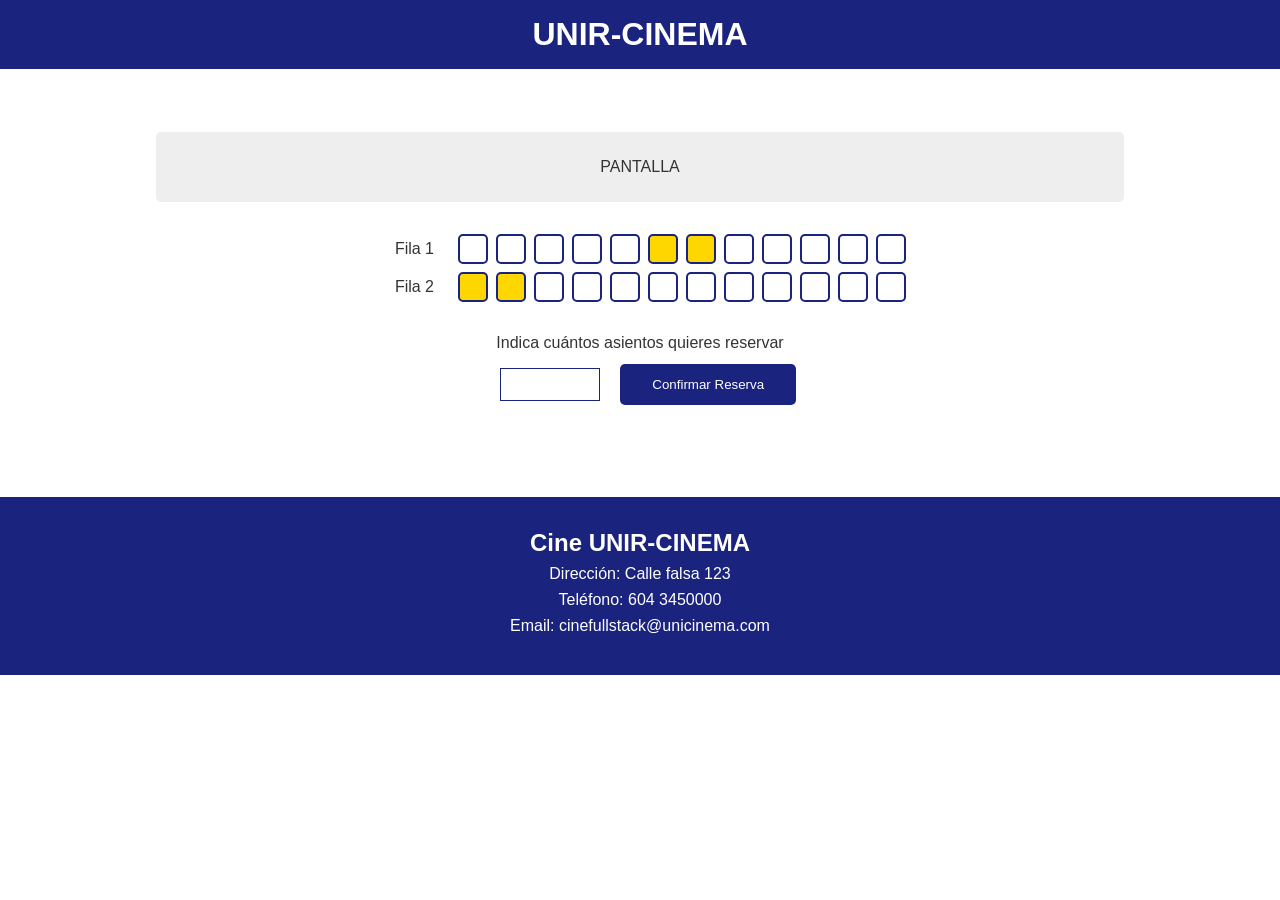
<file: Tema_1/Andres_Rodriguez_Pardo/cinema/index.html>
<!DOCTYPE html>
<html lang="en">
  <head>
    <meta charset="UTF-8" />
    <meta name="viewport" content="width=device-width, initial-scale=1.0" />
    <title>UNIR-CINEMA</title>
    <link rel="stylesheet" href="styles.css" />
  </head>
  <body>
    <header>
      <h1>UNIR-CINEMA</h1>
    </header>
    <main>
      <div class="cinema-container">
        <div class="screen">PANTALLA</div>
        <div class="seats-container">
          <div class="row">
            <span class="row-label">Fila 1</span>
            <div class="seat"></div>
            <div class="seat"></div>
            <div class="seat"></div>
            <div class="seat"></div>
            <div class="seat"></div>
            <div class="seat occupied"></div>
            <div class="seat occupied"></div>
            <div class="seat"></div>
            <div class="seat"></div>
            <div class="seat"></div>
            <div class="seat"></div>
            <div class="seat"></div>
          </div>
          <!-- Repeat for other rows -->
          <div class="row">
            <span class="row-label">Fila 2</span>
            <div class="seat occupied"></div>
            <div class="seat occupied"></div>
            <div class="seat"></div>
            <div class="seat"></div>
            <div class="seat"></div>
            <div class="seat"></div>
            <div class="seat"></div>
            <div class="seat"></div>
            <div class="seat"></div>
            <div class="seat"></div>
            <div class="seat"></div>
            <div class="seat"></div>
          </div>
          <!-- Add rows 3-5 with similar structure -->
        </div>
        <div class="booking-section">
          <p>Indica cuántos asientos quieres reservar</p>
          <input type="number" min="1" max="10" class="seat-count" />
          <button class="confirm-btn">Confirmar Reserva</button>
        </div>
      </div>
    </main>
    <footer>
      <div class="cinema-info">
        <h2>Cine UNIR-CINEMA</h2>
        <p>Dirección: Calle falsa 123</p>
        <p>Teléfono: 604 3450000</p>
        <p>Email: cinefullstack@unicinema.com</p>
      </div>
    </footer>
  </body>
</html>
</file>
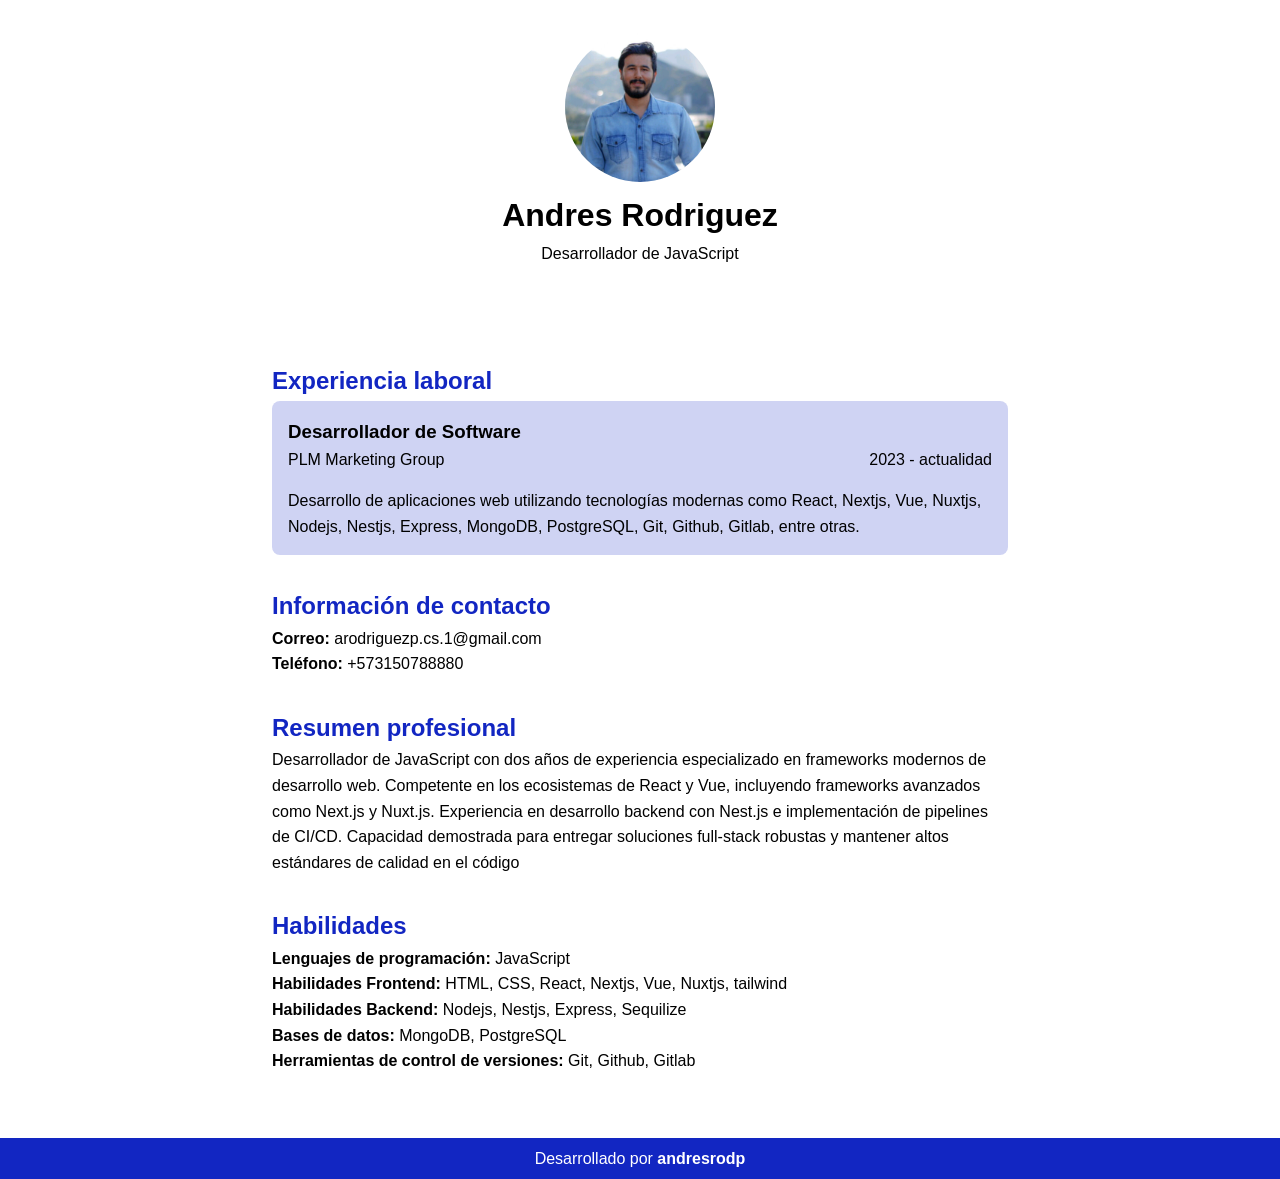
<file: Tema_1/Andres_Rodriguez_Pardo/cv/index.html>
<!DOCTYPE html>
<html lang="en">
  <head>
    <meta charset="UTF-8" />
    <meta name="viewport" content="width=device-width, initial-scale=1.0" />
    <title>CV - Andres Rodriguez</title>
    <link rel="stylesheet" href="styles.css" />
  </head>
  <body>
    <header>
      <img src="photo.jpg" class="profile-photo" alt="foto" />
      <h1>Andres Rodriguez</h1>
      <p>Desarrollador de JavaScript</p>
    </header>
    <main class="main-container">
      <section class="section experience">
        <h2>Experiencia laboral</h2>
        <article class="item-experience">
          <header>
            <h3>Desarrollador de Software</h3>
            <div>
              <h4>PLM Marketing Group</h4>
              <p>2023 - actualidad</p>
            </div>
          </header>
          <p>
            Desarrollo de aplicaciones web utilizando tecnologías modernas como
            React, Nextjs, Vue, Nuxtjs, Nodejs, Nestjs, Express, MongoDB,
            PostgreSQL, Git, Github, Gitlab, entre otras.
          </p>
        </article>
      </section>
      <section class="contact-info section">
        <h2>Información de contacto</h2>
        <ul class="contact-info__list">
          <li>
            <span class="text-outstanding">Correo: </span>
            arodriguezp.cs.1@gmail.com
          </li>
          <li><span class="text-outstanding">Teléfono: </span>+573150788880</li>
        </ul>
      </section>

      <section class="summary section">
        <h2>Resumen profesional</h2>
        <p>
          Desarrollador de JavaScript con dos años de experiencia especializado
          en frameworks modernos de desarrollo web. Competente en los
          ecosistemas de React y Vue, incluyendo frameworks avanzados como
          Next.js y Nuxt.js. Experiencia en desarrollo backend con Nest.js e
          implementación de pipelines de CI/CD. Capacidad demostrada para
          entregar soluciones full-stack robustas y mantener altos estándares de
          calidad en el código
        </p>
      </section>

      <section class="skills-section section">
        <h2>Habilidades</h2>
        <ul>
          <li>
            <span class="text-outstanding">Lenguajes de programación:</span>
            JavaScript
          </li>
          <li>
            <span class="text-outstanding">Habilidades Frontend: </span>HTML,
            CSS, React, Nextjs, Vue, Nuxtjs, tailwind
          </li>
          <li>
            <span class="text-outstanding">Habilidades Backend: </span>Nodejs,
            Nestjs, Express, Sequilize
          </li>
          <li>
            <span class="text-outstanding">Bases de datos: </span>MongoDB,
            PostgreSQL
          </li>
          <li>
            <span class="text-outstanding"
              >Herramientas de control de versiones: </span
            >Git, Github, Gitlab
          </li>
        </ul>
      </section>
    </main>
    <footer>
      <p>Desarrollado por <span class="text-outstanding">andresrodp</span></p>
    </footer>
  </body>
</html>
</file>
<file: Tema_1/JuanCArrabalMartin/styles.css>
﻿/* Estilos generales */
body {
    font-family: Arial, sans-serif;
    margin: 0;
    padding: 0;
    background-color: #f4f4f4;
    color: #333;
}

/* Estilos para el encabezado */
header {
    text-align: center;
    background-color: #007bff;
    color: white;
    padding: 20px;
}

/* Estilos foto perfil */
    header img {
        width: 120px;
        height: 120px;
        border-radius: 50%;
        border: 3px solid white;
    }

    header h1 {
        margin: 10px 0 5px;
        font-size: 24px;
    }

    header p {
        font-size: 18px;
        font-weight: bold;
    }

/* Secciones */
section {
    background: white;
    margin: 20px auto;
    padding: 20px;
    width: 80%;
    border-radius: 8px;
    box-shadow: 0 0 10px rgba(0, 0, 0, 0.1);
}

h2 {
    color: #007bff;
    border-bottom: 2px solid #007bff;
    padding-bottom: 5px;
}

/* Estilo de habilidades */
.habilidades ul {
    list-style-type: none;
    padding: 0;
}

.habilidades li {
    background: #007bff;
    color: white;
    display: inline-block;
    padding: 8px 15px;
    border-radius: 5px;
    margin: 5px;
}

/* Estilo de experiencia */
.trabajo {
    margin-bottom: 15px;
    padding: 10px;
    background: #f9f9f9;
    border-left: 5px solid #007bff;
}
</file>
<file: Tema_1/Luis_Viares_Avila/css/estilo.css>
.contenedor-principal {
    background: #42a2c7;
    color: white;
    text-align: center;
    padding: 20px;
    border: #888888 solid 1px;
}
.contenedor-principal h1 {
    font-family: "Times New Roman";
    align-content: center;
    text-align: center;
}
.contenedor-principal h3 {
    font-family: "Times New Roman";
    text-align: center;
    align-content: center;
}
.contenedor-principal img {
    width: 25%;
    height: auto;
    margin: auto;
    display: block;

}
.contenedor-contacto {
    display: block;
    flex-wrap: wrap;
    justify-content: left;
    align-items: center;
    border: #888888 solid 1px;
    padding: 10px;
    margin-bottom: 10px;
    margin-top: 10px;
}
.contenedor-contacto h2 {
    color: #42a2c7;
}

.contenedor-resumen {
    display: block;
    flex-wrap: wrap;
    justify-content: left;
    align-items: center;
    border: #888888 solid 1px;
    padding: 10px;
    margin-bottom: 10px;
    margin-top: 10px;
}
.contenedor-resumen h2 {
    color: #42a2c7;
}

.contenedor-experiencia {
    display: block;
    flex-wrap: wrap;

    justify-content: left;
    align-items: center;
    border: #888888 solid 1px;
    padding: 10px;
    margin-bottom: 10px;
    margin-top: 10px;
}
.contenedor-experiencia h2 {
    color: #42a2c7;
}
.contenedor-estudios {
    display: block;
    flex-wrap: wrap;
    justify-content: left;
    align-items: center;
    border: #888888 solid 1px;
    padding: 10px;
    margin-bottom: 10px;
    margin-top: 10px;
}
.contenedor-estudios h2 {
    color: #42a2c7;
}
</file>
<file: Tema_4/cinema/styles.css>
body {
    font-family: Arial, sans-serif;
    background-color: #333; /* Fondo oscuro */
    color: #f1f1f1; /* Texto claro */
    display: flex;
    justify-content: center;
    align-items: center;
    height: 100vh;
    margin: 0;
    padding: 0;
}

.container {
    width: 90%;
    max-width: 500px;
}

h3 {
    color: #ffd700; /* Título en amarillo */
    text-align: center;
}

form {
    background-color: #444; /* Fondo ligeramente más claro para el formulario */
    padding: 20px;
    border-radius: 8px;
    box-shadow: 0 0 10px rgba(0, 0, 0, 0.5);
}

.input-field label {
    color: #f1f1f1; /* Etiqueta de texto claro */
}

.input-field input[type=text],
.input-field input[type=password],
.input-field input[type=email] {
    color: #f1f1f1; /* Color de texto de entrada */
    border-bottom: 1px solid #ffd700; /* Borde amarillo para los inputs */
}

.input-field input[type=text]:focus,
.input-field input[type=password]:focus,
.input-field input[type=email]:focus {
    border-bottom: 1px solid #ffd700; /* Borde amarillo en foco */
    box-shadow: 0 1px 0 0 #ffd700; /* Sombra amarilla en foco */
}

.btn {
    background-color: #ffd700; /* Botón en amarillo */
    color: #333; /* Texto del botón en oscuro */
}

.btn:hover {
    background-color: #ccac00; /* Color del botón al pasar el mouse */
}

/* Mensajes de error */
p {
    color: #ff4444; /* Rojo para errores */
    font-size: 0.8rem;
    margin-top: 5px;
}

.error {
    color: red;
}
</file>
<file: Tema_4/Enrique_Maximiliano_Lovera_Hernandez/styles.css>
body {
  font-family: Arial, sans-serif;
  background-color: #333; /* Fondo oscuro */
  color: #f1f1f1; /* Texto claro */
  display: flex;
  justify-content: center;
  align-items: center;
  height: 100vh;
  margin: 0;
  padding: 0;
}

.container {
  width: 90%;
  max-width: 500px;
}

h3 {
  color: #ffd700; /* Título en amarillo */
  text-align: center;
}

form {
  background-color: #444; /* Fondo ligeramente más claro para el formulario */
  padding: 20px;
  border-radius: 8px;
  box-shadow: 0 0 10px rgba(0, 0, 0, 0.5);
}

.input-field label {
  color: #f1f1f1; /* Etiqueta de texto claro */
}

.input-field input[type="text"],
.input-field input[type="password"],
.input-field input[type="email"] {
  color: #f1f1f1; /* Color de texto de entrada */
  border-bottom: 1px solid #ffd700; /* Borde amarillo para los inputs */
}

.input-field input[type="text"]:focus,
.input-field input[type="password"]:focus,
.input-field input[type="email"]:focus {
  border-bottom: 1px solid #ffd700; /* Borde amarillo en foco */
  box-shadow: 0 1px 0 0 #ffd700; /* Sombra amarilla en foco */
}

.btn {
  background-color: #ffd700; /* Botón en amarillo */
  color: #333; /* Texto del botón en oscuro */
}

.btn:hover {
  background-color: #ccac00; /* Color del botón al pasar el mouse */
}

/* Mensajes de error */
p {
  color: #ff4444; /* Rojo para errores */
  font-size: 0.8rem;
  margin-top: 5px;
}

.error {
  color: red;
}
</file>
<file: Tema_4/Hector_Daniel_Lopez_Borjas/styles.css>
.custom-image {
    width: 80px;
    padding-right: 1rem;
}
</file>
<file: Tema_4/Javier_Alfonso_Costa_Pernia/stylesregistrousuario.css>
body {
    font-family: Arial, sans-serif;
    background-color: #333; /* Fondo oscuro */
    color: #f1f1f1; /* Texto claro */
    display: flex;
    justify-content: center;
    align-items: center;
    height: 100vh;
    margin: 0;
    padding: 0;
}

.container {
    width: 90%;
    max-width: 500px;
}

h3 {
    color: #ffd700; /* Título en amarillo */
    text-align: center;
}

form {
    background-color: #444; /* Fondo ligeramente más claro para el formulario */
    padding: 20px;
    border-radius: 8px;
    box-shadow: 0 0 10px rgba(0, 0, 0, 0.5);
}

.input-field label {
    color: #f1f1f1; /* Etiqueta de texto claro */
}

.input-field input[type=text],
.input-field input[type=password],
.input-field input[type=email] {
    color: #f1f1f1; /* Color de texto de entrada */
    border-bottom: 1px solid #ffd700; /* Borde amarillo para los inputs */
}

.input-field input[type=text]:focus,
.input-field input[type=password]:focus,
.input-field input[type=email]:focus {
    border-bottom: 1px solid #ffd700; /* Borde amarillo en foco */
    box-shadow: 0 1px 0 0 #ffd700; /* Sombra amarilla en foco */
}

.btn {
    background-color: #ffd700; /* Botón en amarillo */
    color: #333; /* Texto del botón en oscuro */
}

.btn:hover {
    background-color: #ccac00; /* Color del botón al pasar el mouse */
}

/* Mensajes de error */
p {
    color: #ff4444; /* Rojo para errores */
    font-size: 0.8rem;
    margin-top: 5px;
}

.error {
    color: red;
}
</file>
<file: Tema_4/Sergi Lopez Jimenez/styles.css>
body {
    font-family: Arial, sans-serif;
    background-color: #333; /* Fondo oscuro */
    color: #f1f1f1; /* Texto claro */
    display: flex;
    justify-content: center;
    align-items: center;
    height: 100vh;
    margin: 0;
    padding: 0;
}

.container {
    width: 90%;
    max-width: 500px;
}

h3 {
    color: #ffd700; /* Título en amarillo */
    text-align: center;
}

form {
    background-color: #444; /* Fondo ligeramente más claro para el formulario */
    padding: 20px;
    border-radius: 8px;
    box-shadow: 0 0 10px rgba(0, 0, 0, 0.5);
}

.input-field label {
    color: #f1f1f1; /* Etiqueta de texto claro */
}

.input-field input[type=text],
.input-field input[type=password],
.input-field input[type=email] {
    color: #f1f1f1; /* Color de texto de entrada */
    border-bottom: 1px solid #ffd700; /* Borde amarillo para los inputs */
}

.input-field input[type=text]:focus,
.input-field input[type=password]:focus,
.input-field input[type=email]:focus {
    border-bottom: 1px solid #ffd700; /* Borde amarillo en foco */
    box-shadow: 0 1px 0 0 #ffd700; /* Sombra amarilla en foco */
}

.btn {
    background-color: #ffd700; /* Botón en amarillo */
    color: #333; /* Texto del botón en oscuro */
}

.btn:hover {
    background-color: #ccac00; /* Color del botón al pasar el mouse */
}

/* Mensajes de error */
p {
    color: #ff4444; /* Rojo para errores */
    font-size: 0.8rem;
    margin-top: 5px;
}

.error {
    color: red;
}
</file>
<file: Tema_1/AlexanderLeonFlorez/Cinema/css/css.css>
:root {
    --bg-color: #f5f5f5;
    --white: #FFFFFF;
    --text-gray: #333;
    --light-gray: #f0f0f0;
    --btn-color: #4CAF50;
    --btn-hoover: #45a049;
    --btn-disabled: #cccccc;
    --screen-color: #524f4f;
}
/*  Globales **/
html {
    font-size: 62.5%;
    box-sizing: border-box;
}

*, *:before, *:after {
    box-sizing: inherit;
    font-family: "Roboto", sans-serif;
}

body {
    font-size: 16px; /* 1rem = 10px */
    background-color: var(--bg-color);
    padding: 20px;
}

.cinema {
    max-width: 1000px;
    margin: 0 auto;
    background-color: var(--white);
    padding: 20px;
    border-radius: 10px;
    box-shadow: 10px 10px 10px rgba(0, 0, 0, 0.1);
}

.cinema__header {
    display: flex;
    align-items: center;
    justify-content: center;
    margin-bottom: 25px;
    position: relative;
}

.cinema__title {
    margin: 0;
    color: var(--text-gray);
    text-align: center;
    flex-grow: 1;
}

.cinema__logo {
    width: 150px;
    height: auto;
    position: absolute;
    right: 0;
}

.cinema__controls {
    display: flex;
    justify-content: space-between;
    align-items: center;
    margin-bottom: 20px;
    padding: 15px;
    background-color: var(--light-gray);
    border-radius: 5px;
}

.cinema__select-container {
    display: flex;
    align-items: center;
    gap: 10px;
}

.cinema__label{
    font-weight: bold;
}

.cinema__select {
    padding: 8px;
    border-radius: 4px;
    border: 1px solid #ccc;
    font-size: 16px;
}

.cinema__button {
    padding: 10px 20px;
    background-color: var(--btn-color);
    color: var(--white);
    border: none;
    border-radius: 4px;
    cursor: pointer;
    font-size: 16px;
}

.cinema__button:hover:not(:disabled) {
    background-color: var(--btn-hoover);
}

.cinema__button:disabled {
    background-color: var(--btn-disabled);
    cursor: not-allowed;
}

.cinema__message {
    text-align: center;
    margin: 15px 0;
    padding: 10px;
    border-radius: 5px;
    font-weight: bold;
    background-color: var(--light-gray);
}

.cinema__message--error {
    background-color: #ffebee;
    color: #c62828;
}

.cinema__message--success {
    background-color: #e8f5e9;
    color: #2e7d32;
}

.cinema__screen-container {
    margin: 30px 0;
}

.cinema__screen {
    height: 60px;
    background-color: var(--screen-color);
    text-align: center;
    text-transform: uppercase;
    line-height: 60px;
    border-radius: 5px;
    margin-bottom: 30px;
    box-shadow: 0 3px 10px rgba(0, 0, 0, 0.2);
    font-weight: bold;
    color: var(--light-gray);
}

.cinema__seating {
    display: flex;
    flex-direction: column;
    gap: 15px;
}

.cinema__row {
    display: flex;
    justify-content: center;
    gap: 30px;
    margin-bottom: 10px;
}

.cinema__row-label {
    font-weight: bold;
    margin-bottom: 5px;
    color: #555;
}

.cinema__seat-group {
    display: flex;
    gap: 5px;
}

.cinema__seat {
    width: 30px;
    height: 30px;
    border-radius: 5px;
    cursor: pointer;
    transition: all 0.3s;
}

.cinema__seat--available {
    background-color: #a5d6a7;
    border: 1px solid #81c784;
}

.cinema__seat--selected {
    background-color: #2196f3;
    border: 1px solid #1976d2;
}

.cinema__seat--reserved {
    background-color: #ef5350;
    border: 1px solid #e53935;
    cursor: not-allowed;
}

.cinema__seat:hover:not(.cinema__seat--reserved):not(.cinema__seat--demo) {
    transform: scale(1.1);
}

.cinema__legend {
    display: flex;
    justify-content: center;
    gap: 30px;
    margin-top: 30px;
}

.cinema__legend-item {
    display: flex;
    align-items: center;
    gap: 10px;
}

.cinema__seat--demo {
    cursor: default;
}

.cinema__legend-text {
    font-size: 14px;
    color: #555;
}

@media (max-width: 768px) {
    .cinema__controls {
        flex-direction: column;
        gap: 15px;
    }

    .cinema__row {
        gap: 15px;
    }

    .cinema__seat {
        width: 25px;
        height: 25px;
    }

    .cinema__seat-group {
        gap: 3px;
    }
}
</file>
<file: Tema_1/AlexanderLeonFlorez/CV/css/styles.css>
:root {
    --primary-color: #2c3e50;
    --secondary-color: #3498db;
    --light-text: #777;
    --background-color: #f5f5f5;
    --sidebar-bg: #2c3e50;
    --sidebar-text: #ecf0f1;
    --card-bg: #fff;
    --border-radius: 8px;
    --shadow: 2px 2px 10px rgba(0, 0, 0, 0.1);
    --bar-bg: rgba(255, 255, 255, 0.2);
    --transition: all 0.3s ease;
}

/*
 * Reset CSS y Configuración Base
 * - Se establece 1rem = 10px para facilitar cálculos (62.5% de 16px = 10px)
 * - Se implementa box-sizing: border-box en todos los elementos
 */

html {
    font-size: 62.5%;
    box-sizing: border-box;
}

*, *:before, *:after {
    box-sizing: inherit;
    margin: 0;
    padding: 0;
}

body {
    font-family: 'Krub', sans-serif;
    font-size: 16px; /* 1rem = 10px */
    line-height: 1.6;
    background-color: var(--background-color);
    padding: 20px;
}

h1, h2, h3 {
    margin-bottom: 15px;
    font-weight: 600;
}

h2 {
    color: var(--primary-color);
    border-bottom: 2px solid var(--secondary-color);
    padding-bottom: 5px;
    margin-top: 25px;
}

ul {
    list-style-position: inside;
    margin-bottom: 15px;
}

/*
 * Layout Principal - Sistema Grid de dos columnas
 * - Columna izquierda (350px): Barra lateral con información personal
 * - Columna derecha (flexible): Contenido principal del CV
 * - El diseño se convierte en una sola columna en pantallas pequeñas
 */
.cv {
    display: grid;
    grid-template-columns: 350px 1fr;
    max-width: 1200px;
    margin: 0 auto;
    background-color: var(--card-bg);
    border-radius: var(--border-radius);
    overflow: hidden;
    box-shadow: var(--shadow);
}

/*
 * Barra Lateral (Sidebar)
 * Contiene: foto de perfil, información de contacto, habilidades e idiomas
 * Fondo oscuro para contrastar con el contenido principal
 */
.cv__sidebar {
    background-color: var(--sidebar-bg);
    color: var(--sidebar-text);
    padding: 30px;
    height: 100%;
}

.sidebar__heading {
    color: var(--sidebar-text);
    border-bottom: 2px solid var(--secondary-color);
    padding-bottom: 5px;
    margin-top: 25px;
    margin-bottom: 15px;
}

.sidebar__section {
    margin-bottom: 30px;
}

/*
 * Sección de Perfil
 * Incluye foto circular, nombre y título profesional
 * Centrada para destacar la identidad visual
 */
.profile {
    text-align: center;
    margin-bottom: 30px;
}

.profile__image-container {
    width: 150px;
    height: 150px;
    margin: 0 auto 20px;
    border-radius: 50%;
    overflow: hidden;
    border: 4px solid var(--secondary-color);
}

.profile__image {
    width: 100%;
    height: 100%;
    object-fit: cover;
}

.profile__name {
    font-size: 24px;
    margin-bottom: 5px;
}

.profile__title {
    font-size: 16px;
    color: var(--secondary-color);
    font-weight: 500;
}

/* Estilos de la sección de contacto */
.contact__list {
    list-style-type: none;
    padding-left: 0;
}

/*
 * Sistema de Iconos para Contacto
 * Cada ítem de contacto incluye un icono alineado a la izquierda
 * Se usa flexbox para alinear el icono con el texto
 */
.contact__item {
    margin-bottom: 10px;
    display: flex;
    align-items: center;
}

.contact__icon {
    margin-right: 10px;
    width: 20px;
    color: var(--secondary-color);
}

/* Estilos de la sección de habilidades */
.skills__list {
    list-style-type: none;
    padding-left: 0;
}

.skills__item {
    margin-bottom: 8px;
    position: relative;
    padding-left: 15px;
    text-align: justify;
    display: block;
}

/*
 * Marcadores de lista personalizados para habilidades
 * Se usa ::before para crear bullets personalizados con el color secundario
 * El posicionamiento absoluto permite alinear los bullets sin afectar el flujo del texto
 */
.skills__item::before {
    content: "•";
    color: var(--secondary-color);
    position: absolute;
    left: 0;
}

/*
 * Categorías de habilidades
 * Cada categoría agrupa un conjunto de habilidades relacionadas
 * con espacio adicional entre categorías para mejor organización visual
 */
.skills__category {
    margin-bottom: 20px;
}

.skills__subheading {
    font-size: 16px;
    color: var(--secondary-color);
    margin-bottom: 10px;
}

/*
 * Sección de idiomas con barras de progreso
 * Muestra visualmente el nivel de dominio de cada idioma
 * mediante barras de progreso personalizadas
 */
.languages__list {
    list-style-type: none;
    padding-left: 0;
}

.languages__item {
    margin-bottom: 15px;
    position: relative;
}

.languages__item::before {
    content: none;
}

.languages__name {
    font-weight: 500;
    margin-bottom: 3px;
}

.languages__level-text {
    font-size: 14px;
    color: var(--secondary-color);
    margin-bottom: 5px;
}

/*
 * Barras de progreso para niveles de idioma
 * - Contenedor gris claro para la barra completa
 * - Barra interna con color secundario que indica el nivel
 */
.languages__progress-container {
    height: 8px;
    background-color: var(--bar-bg);
    border-radius: 4px;
    overflow: hidden;
}

.languages__progress-bar {
    height: 100%;
    background-color: var(--secondary-color);
    border-radius: 4px;
    transition: width 0.5s ease;
}
.progress-bar--100 {
    width: 100%;
}

.progress-bar--55 {
    width: 56%;
}

/*
 * Contenido principal del CV
 * Contiene: resumen profesional, experiencia laboral, educación,
 * certificaciones y proyectos
 * Fondo claro para facilitar la lectura del contenido extenso
 */
.cv__main {
    padding: 40px;
    background-color: var(--card-bg);
}

.main__heading {
    color: var(--primary-color);
    border-bottom: 2px solid var(--secondary-color);
    padding-bottom: 5px;
    margin-top: 25px;
    margin-bottom: 15px;
}

.main__section {
    margin-bottom: 30px;
}

/* Estilos de la sección resumen */
.summary__text {
    text-align: justify;
    margin-bottom: 20px;
}

/*
 * Estructura de experiencia laboral
 * Cada experiencia incluye: título, empresa, fechas y responsabilidades
 * Formato jerárquico para facilitar el escaneo visual de la información
 */
.experience__item {
    margin-bottom: 25px;
}

.experience__header {
    margin-bottom: 10px;
}

.experience__title {
    margin-bottom: 5px;
    color: var(--primary-color);
}

.experience__company {
    font-weight: 500;
    display: block;
    margin-bottom: 5px;
}

.experience__date {
    color: var(--light-text);
    font-style: italic;
    display: block;
    margin-bottom: 10px;
}

.experience__responsibilities {
    padding-left: 20px;
}

.experience__responsibility {
    margin-bottom: 5px;
}

/*
 * Estructura de educación
 * Similar a la experiencia laboral pero adaptada para mostrar
 * grados académicos, instituciones y fechas
 */
.education__item {
    margin-bottom: 25px;
}

.education__degree {
    margin-bottom: 5px;
    color: var(--primary-color);
}

.education__institution {
    font-weight: 500;
    display: block;
    margin-bottom: 5px;
}

.education__date {
    color: var(--light-text);
    font-style: italic;
    display: block;
    margin-bottom: 10px;
}

/* Estilos de la sección de certificaciones */
.certifications__list {
    list-style-type: none;
}

.certifications__item {
    margin-bottom: 15px;
}

.certifications__name {
    font-weight: 500;
    display: block;
}

.certifications__issuer,
.certifications__date {
    color: var(--light-text);
    font-size: 14px;
    display: inline-block;
    margin-right: 15px;
}

/* Estilos de la sección de proyectos */
.projects__item {
    margin-bottom: 25px;
}

.projects__title {
    margin-bottom: 5px;
    color: var(--primary-color);
}

.projects__description {
    margin-bottom: 10px;
}

/*
 * Diseño responsivo
 * Puntos de quiebre:
 * - 900px: Cambio de layout de dos columnas a una columna
 * - 600px: Reducción de padding para optimizar espacio en móviles
 */
@media (max-width: 900px) {
    .cv {
        grid-template-columns: 1fr;
    }

    .cv__sidebar {
        padding-bottom: 30px;
    }
}

@media (max-width: 600px) {
    body {
        padding: 10px;
    }

    .cv__main {
        padding: 20px;
    }
}
</file>
<file: Tema_1/Andres_Rodriguez_Pardo/cinema/styles.css>
:root {
    --primary-color: #1a237e;
    --occupied-color: #ffd700;
    --background-color: #ffffff;
    --text-color: #333333;
    --border-color: #1a237e;
}

* {
    margin: 0;
    padding: 0;
    box-sizing: border-box;
}

body {
    font-family: Arial, sans-serif;
    background-color: var(--background-color);
    color: var(--text-color);
}

header {
    background-color: var(--primary-color);
    color: white;
    padding: 1rem;
    text-align: center;
}

.cinema-container {
    max-width: 1000px;
    margin: 2rem auto;
    padding: 1rem;
}

.screen {
    background-color: #eee;
    height: 70px;
    width: 100%;
    margin: 15px 0;
    text-align: center;
    line-height: 70px;
    border-radius: 5px;
}

.seats-container {
    margin: 2rem 0;
}

.row {
    display: flex;
    justify-content: center;
    align-items: center;
    gap: 0.5rem;
    margin: 0.5rem 0;
}

.row-label {
    color: var(--text-color);
    width: 60px;
    text-align: right;
    margin-right: 1rem;
}

.seat {
    width: 30px;
    height: 30px;
    border: 2px solid var(--border-color);
    border-radius: 5px;
    cursor: pointer;
}

.seat.occupied {
    background-color: var(--occupied-color);
    cursor: not-allowed;
}

.booking-section {
    text-align: center;
    margin: 2rem 0;
}

.seat-count {
    padding: 0.5rem;
    width: 100px;
    margin: 1rem;
    border: 1px solid var(--border-color);
}

.confirm-btn {
    background-color: var(--primary-color);
    color: white;
    border: none;
    padding: 0.8rem 2rem;
    border-radius: 5px;
    cursor: pointer;
}

.confirm-btn:hover {
    opacity: 0.9;
}

footer {
    background-color: var(--primary-color);
    color: white;
    padding: 2rem;
    text-align: center;
    margin-top: 2rem;
}

.cinema-info {
    max-width: 600px;
    margin: 0 auto;
}

.cinema-info p {
    margin: 0.5rem 0;
}
</file>
<file: Tema_1/Andres_Rodriguez_Pardo/cv/styles.css>
/* Reset default styles */
:root {
  --white: #fff;
  --black: #000;
  --blue-primary: #1226c2;
  --blue-primary-transparent: rgba(18, 38, 194, 0.2);
}
* {
  margin: 0;
  padding: 0;
  box-sizing: border-box;
  text-wrap: pretty;
}

body {
  font-family: Arial, sans-serif;
  line-height: 1.6;
  background-color: var(--white);
}

header {
  text-align: center;
  padding: 2rem;
}

footer {
  text-align: center;
  padding: 0.5rem;
  background-color: var(--blue-primary);
}
footer > p {
  color: var(--white);
}
h2 {
  color: var(--blue-primary);
}
img {
  width: 100%;
}
.section {
  margin-bottom: 2rem;
  margin-top: 2rem;
}
.profile-photo {
  width: 150px;
  height: 150px;
  border-radius: 50%;
}

.main-container {
  max-width: 800px;
  margin: 0 auto;
  padding: 2rem;
}

.contact-info__list {
  list-style: none;
}

.skills-section > ul {
  list-style: none;
}

.text-outstanding {
  font-weight: bold;
}
.item-experience {
  padding: 1rem;
  background-color: var(--blue-primary-transparent);
  border-radius: 0.5rem;
  display: flex;
  flex-direction: column;
  align-items: start;
  gap: 1rem;
}
.item-experience > header {
  display: flex;
  align-items: start;
  flex-direction: column;
  width: 100%;
  padding: 0;
}
.item-experience > header > div {
  width: 100%;
  display: flex;
  flex-direction: row;
  justify-content: space-between;
}

.item-experience > header h4 {
  font-weight: 400;
}
</file>
